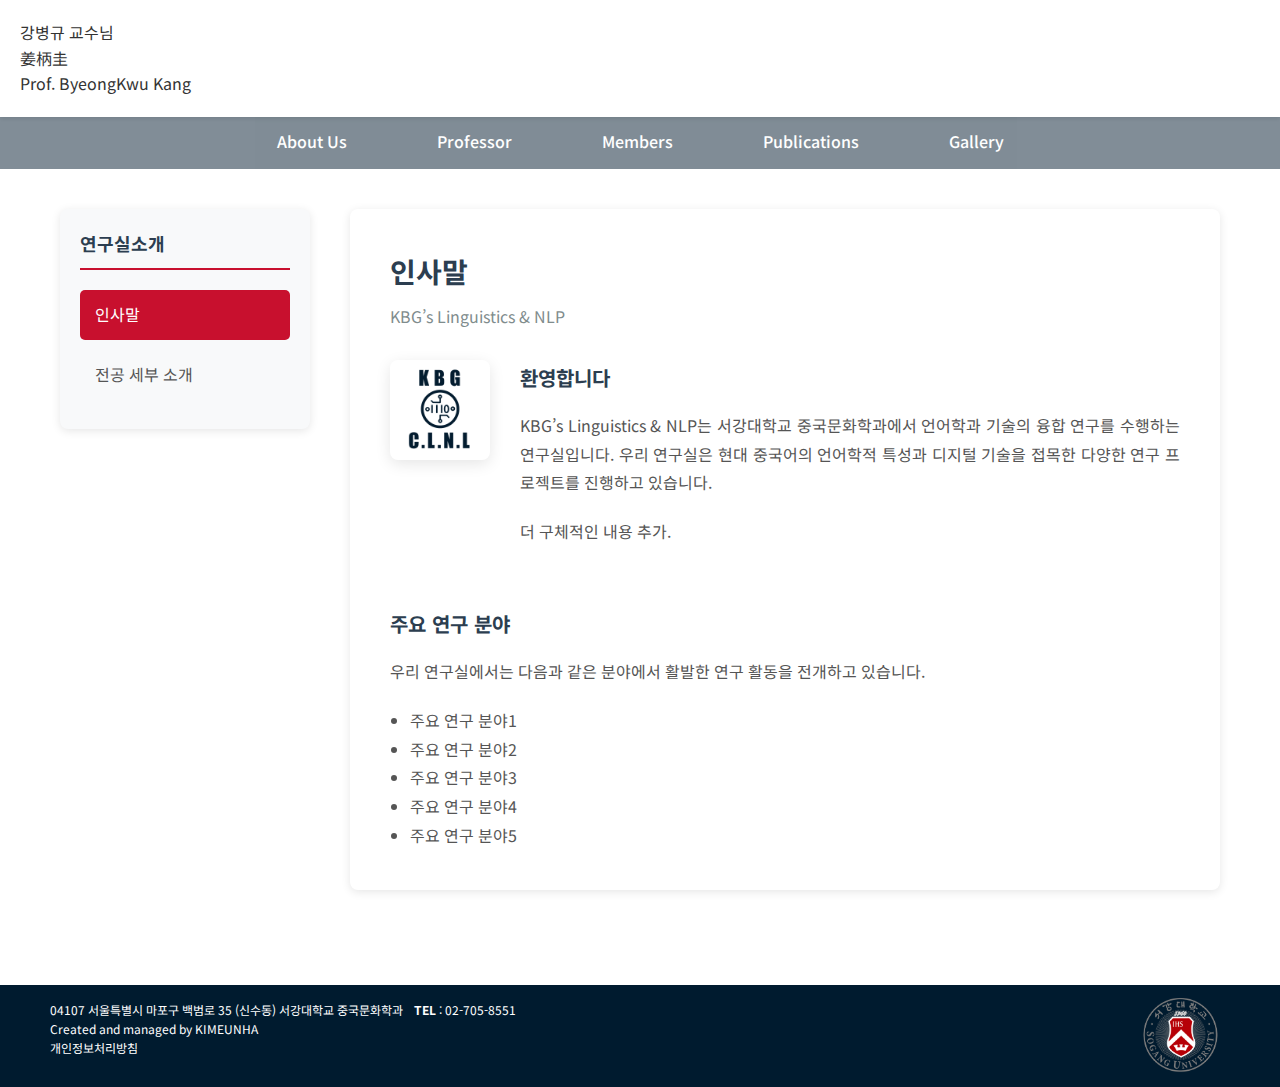
<file: html/lab.html>
<!DOCTYPE html>
<html lang="ko">
<head>
    <meta charset="UTF-8">
    <meta name="viewport" content="width=device-width, initial-scale=1.0">
    <title>연구실 소개 - KBG LAB</title>
    <link href="https://fonts.googleapis.com/css2?family=Noto+Sans+KR:wght@300;400;500;700&family=Roboto:wght@300;400;500;700&display=swap" rel="stylesheet"/>
    <link href="../style/style.css" rel="stylesheet" type="text/css"/>
    <script type="text/javascript" src="../js/basic.js"></script>    
    <style>
        /* 연구실 소개 페이지 전용 스타일 */
        .lab-content {
            display: flex;
            max-width: 1200px;
            margin: 0 auto;
            padding: 40px 20px;
            gap: 40px;
            align-items: stretch;
        }

        /* 왼쪽 사이드 네비게이션 */
        .side-nav {
            width: 250px;
            background: #f8f9fa;
            border-radius: 8px;
            padding: 20px;
            height: fit-content;
            align-self: flex-start;
            box-shadow: 0 2px 10px rgba(0,0,0,0.1);
        }

        .side-nav h3 {
            color: #2c3e50;
            font-size: 18px;
            margin-bottom: 20px;
            padding-bottom: 10px;
            border-bottom: 2px solid #C8102E;
            font-family: 'Noto Sans KR', sans-serif;
        }

        .side-nav ul {
            list-style: none;
            padding: 0;
            margin: 0;
        }

        .side-nav li {
            margin-bottom: 10px;
        }

        .side-nav a {
            display: block;
            padding: 12px 15px;
            color: #555;
            text-decoration: none;
            border-radius: 5px;
            transition: all 0.3s ease;
            font-family: 'Noto Sans KR', sans-serif;
        }

        .side-nav a:hover {
            background: #c8102f4f;
            color: white;
        }

        .side-nav a.active {
            background: #C8102E;
            color: white;
        }

        /* 메인 컨텐츠 영역 */
        .main-content {
            flex: 1;
            background: white;
            border-radius: 8px;
            padding: 40px;
            box-shadow: 0 2px 10px rgba(0,0,0,0.1);
            margin-top: 0px;
        }

        .content-header {
            margin-bottom: 30px;
        }

        .content-header h1 {
            color: #2c3e50;
            font-size: 28px;
            margin-bottom: 10px;
            font-family: 'Noto Sans KR', sans-serif;
            font-weight: 700;
        }

        .content-header .subtitle {
            color: #7f8c8d;
            font-size: 16px;
            font-family: 'Noto Sans KR', sans-serif;
        }

        /* 사진과 텍스트 레이아웃 */
        .content-body {
            display: flex;
            gap: 30px;
            align-items: flex-start;
        }

        .lab-image {
            max-width: 200px;
            max-height: 100px;
            width: auto;
            height: auto;
            object-fit: contain;
            border-radius: 8px;
            box-shadow: 0 4px 15px rgba(0,0,0,0.1);
        }

        .text-content {
            flex: 1;
            line-height: 1.8;
            color: #555;
            font-family: 'Noto Sans KR', sans-serif;
        }

        .text-content h3 {
            color: #2c3e50;
            margin-bottom: 15px;
            font-size: 20px;
        }

        .text-content p {
            margin-bottom: 20px;
            text-align: justify;
        }

        .highlight-box {
            background: #ecf0f1;
            padding: 20px;
            border-radius: 8px;
            margin: 20px 0;
            border-left: 4px solid #3498db;
        }

        /* 반응형 디자인 */
        @media (max-width: 768px) {
            .lab-content {
                flex-direction: column;
                padding: 20px 10px;
            }

            .side-nav {
                width: 100%;
                margin-bottom: 20px;
            }

            .content-body {
                flex-direction: column;
            }

            .lab-image {
                width: 100%;
                height: 250px;
            }

            .main-content {
                padding: 20px;
            }
        }
    </style>
</head>
<body>
    <!-- 메인 헤더 (기존과 동일) -->
    <header class="header">
        <div class="header-container">
            <div class="title-content">
                <a href="../index.html" style="text-decoration: none; color: inherit;">
                    <div class="professor-name-ko">강병규 교수님</div>
                    <div class="chinese-name">姜柄圭</div>
                    <div class="professor-name-en">Prof. ByeongKwu Kang</div>
                </a>
            </div>
        </div>
    </header>

    <!-- 메인 네비게이션 (기존과 동일) -->
    <nav class="main-nav">
        <div class="nav-container">
            <div class="nav-item"><a href="lab.html" class="active">About Us</a></div>
            <div class="nav-item"><a href="professor.html">Professor</a></div>
            <div class="nav-item"><a href="members.html">Members</a></div>
            <div class="nav-item"><a href="publish.html">Publications</a></div>
            <div class="nav-item"><a href="gallery.html">Gallery</a></div>
        </div>
    </nav>

    <!-- 연구실 소개 컨텐츠 -->
    <div class="lab-content">
        <!-- 왼쪽 사이드 네비게이션 -->
        <div class="side-nav">
            <h3>연구실소개</h3>
            <ul>
                <li><a href="#" onclick="showGreeting()" class="active" id="greeting-tab">인사말</a></li>
                <li><a href="#" onclick="showMajor()" id="major-tab">전공 세부 소개</a></li>
            </ul>
        </div>

        <!-- 메인 컨텐츠 영역 -->
        <div class="main-content">
            <!-- 인사말 내용 -->
            <div id="greeting-content">
                <div class="content-header">
                    <h1>인사말</h1>
                    <p class="subtitle">KBG’s Linguistics & NLP</p>
                </div>

                <div class="content-body">
                    <img src="../img/lab_logo.PNG" alt="연구실 로고" class="lab-image">
                    
                    <div class="text-content">
                        <h3>환영합니다</h3>
                        <p>
                            KBG’s Linguistics & NLP는 서강대학교 중국문화학과에서 
                            언어학과 기술의 융합 연구를 수행하는 연구실입니다. 
                            우리 연구실은 현대 중국어의 언어학적 특성과 디지털 기술을 
                            접목한 다양한 연구 프로젝트를 진행하고 있습니다.
                        </p>
                        
                        <p>
                            더 구체적인 내용 추가.
                        </p>
                    </div>
                </div>

                <div class="text-content" style="margin-top: 40px;">
                    <h3>주요 연구 분야</h3>
                    <p>
                        우리 연구실에서는 다음과 같은 분야에서 활발한 연구 활동을 전개하고 있습니다.
                    </p>
                    <ul style="margin-left: 20px; line-height: 1.8;">
                        <li>주요 연구 분야1</li>
                        <li>주요 연구 분야2</li>
                        <li>주요 연구 분야3</li>
                        <li>주요 연구 분야4</li>
                        <li>주요 연구 분야5</li>
                    </ul>
                </div>
            </div>

            <!-- 전공 세부 소개 내용 -->
            <div id="major-content" style="display: none;">
                <div class="content-header">
                    <h1>전공 세부 소개</h1>
                </div>

                <div class="text-content">
                    <h3>세부 전공 이름1</h3>
                    <p>
                        전공 한줄 소개.
                    </p>
                    <ul style="margin-left: 20px; line-height: 1.8;">
                        <li>구체적 전공or연구 방향 이름</li>
                        <li>ex.중국어 통사구조 분석</li>
                        <li>ex.중국어 방언학 연구</li>
                    </ul>
                </div>

                <div class="text-content" style="margin-top: 40px;">
                    <h3>세부 전공 이름2</h3>
                    <p>
                        전공 한줄 소개.
                    </p>
                    <ul style="margin-left: 20px; line-height: 1.8;">
                        <li>구체적 전공or연구 방향 이름</li>
                        <li>구체적 전공or연구 방향 이름</li>
                        <li>구체적 전공or연구 방향 이름</li>
                    </ul>
                </div>

                <div class="text-content" style="margin-top: 40px;">
                    <h3>세부 전공 이름2</h3>
                    <p>
                        전공 한줄 소개.
                    </p>
                    <ul style="margin-left: 20px; line-height: 1.8;">
                        <li>구체적 전공or연구 방향 이름</li>
                        <li>구체적 전공or연구 방향 이름</li>
                        <li>구체적 전공or연구 방향 이름</li>
                    </ul>
                </div>
            </div>
        </div>
    </div>

    <!-- 푸터 (기존과 동일) -->
    <div class="footer-container">
        <div class="footer">
            <div class="info foot_text">
                <div class="address">
                    <span>04107</span>
                    <span>서울특별시 마포구 백범로</span>
                    <span>35</span>
                    <span>(신수동) 서강대학교 중국문화학과</span>
                    <strong style="margin-left:8px;">TEL</strong>
                    <span>: 02-705-8551</span>
                </div>
                <div class="copyright">Created and managed by KIMEUNHA</div>
            </div>
            <div class="foot_btn foot_text">
                <a onclick="newWindowPop.open('http://www.sogang.ac.kr/notice/private_rule/privacy05.html','privacy',808,650);" class="button0">개인정보처리방침</a>
            </div>
            <div class="school-logo">
                <img src="../img/univ_log.png" alt="학교 로고" />
            </div>
        </div>
    </div>

    <script>
        function showGreeting() {
            document.getElementById('greeting-content').style.display = 'block';
            document.getElementById('major-content').style.display = 'none';
            document.getElementById('greeting-tab').classList.add('active');
            document.getElementById('major-tab').classList.remove('active');
        }

        function showMajor() {
            document.getElementById('greeting-content').style.display = 'none';
            document.getElementById('major-content').style.display = 'block';
            document.getElementById('greeting-tab').classList.remove('active');
            document.getElementById('major-tab').classList.add('active');
        }
    </script>
</body>
</html>
</file>
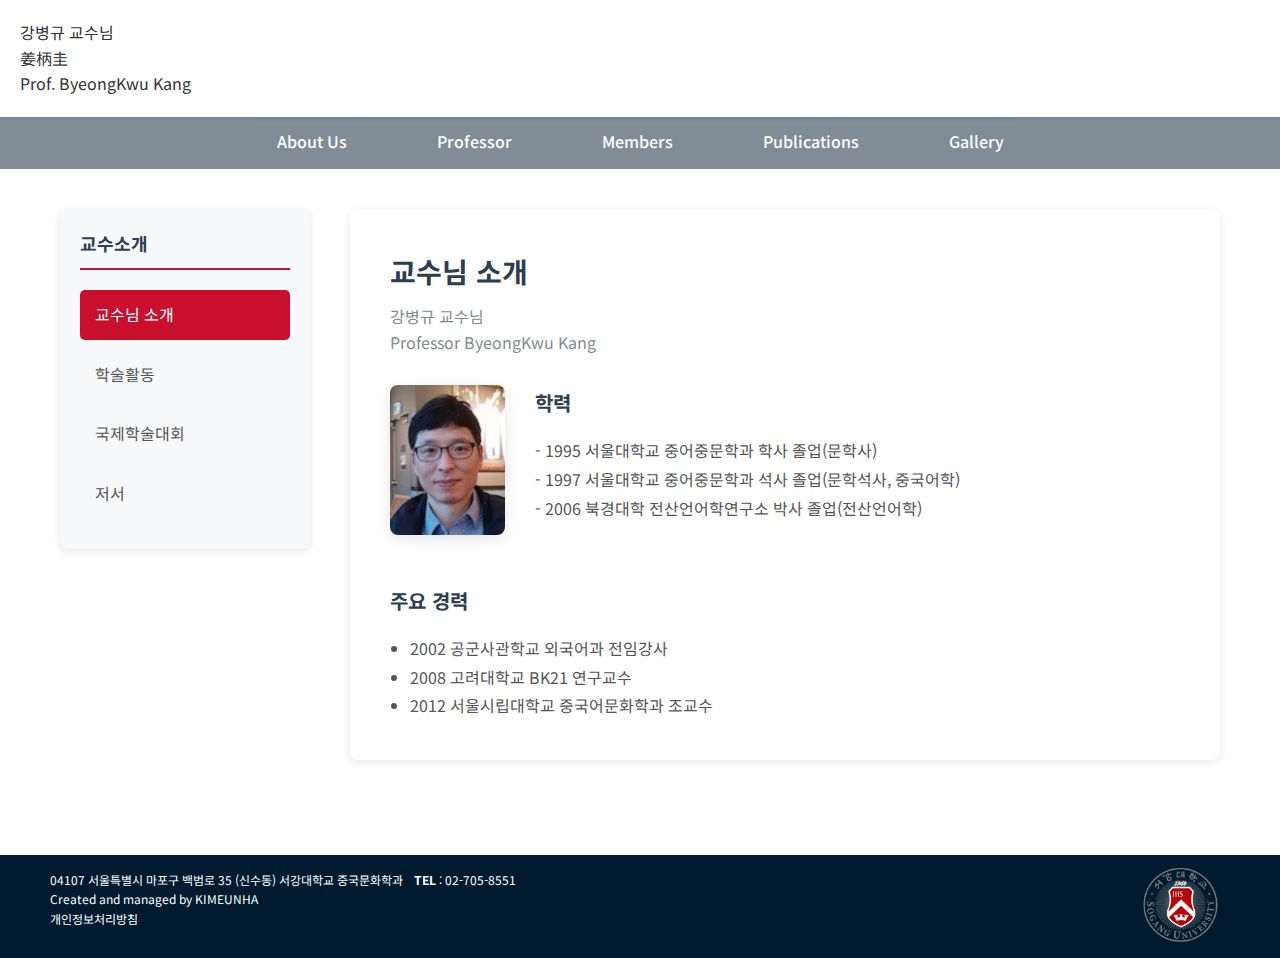
<file: html/professor.html>
<!DOCTYPE html>
<html lang="ko">
<head>
    <meta charset="UTF-8">
    <meta name="viewport" content="width=device-width, initial-scale=1.0">
    <title>교수 소개 - KBG LAB</title>
    <link href="https://fonts.googleapis.com/css2?family=Noto+Sans+KR:wght@300;400;500;700&family=Roboto:wght@300;400;500;700&display=swap" rel="stylesheet"/>
    <link href="../style/style.css" rel="stylesheet" type="text/css"/>
    <script type="text/javascript" src="../js/basic.js"></script>    
    <style>
        /* 교수 소개 페이지 전용 스타일 */
        .lab-content {
            display: flex;
            max-width: 1200px;
            margin: 0 auto;
            padding: 40px 20px;
            gap: 40px;
            align-items: stretch;
        }

        /* 왼쪽 사이드 네비게이션 */
        .side-nav {
            width: 250px;
            background: #f8f9fa;
            border-radius: 8px;
            padding: 20px;
            height: fit-content;
            align-self: flex-start;
            box-shadow: 0 2px 10px rgba(0,0,0,0.1);
        }

        .side-nav h3 {
            color: #2c3e50;
            font-size: 18px;
            margin-bottom: 20px;
            padding-bottom: 10px;
            border-bottom: 2px solid #C8102E;
            font-family: 'Noto Sans KR', sans-serif;
        }

        .side-nav ul {
            list-style: none;
            padding: 0;
            margin: 0;
        }

        .side-nav li {
            margin-bottom: 10px;
        }

        .side-nav a {
            display: block;
            padding: 12px 15px;
            color: #555;
            text-decoration: none;
            border-radius: 5px;
            transition: all 0.3s ease;
            font-family: 'Noto Sans KR', sans-serif;
        }

        .side-nav a:hover {
            background: #c8102f4f;
            color: white;
        }

        .side-nav a.active {
            background: #C8102E;
            color: white;
        }

        /* 메인 컨텐츠 영역 */
        .main-content {
            flex: 1;
            background: white;
            border-radius: 8px;
            padding: 40px;
            box-shadow: 0 2px 10px rgba(0,0,0,0.1);
            margin-top: 0px;
        }

        .content-header {
            margin-bottom: 30px;
        }

        .content-header h1 {
            color: #2c3e50;
            font-size: 28px;
            margin-bottom: 10px;
            font-family: 'Noto Sans KR', sans-serif;
            font-weight: 700;
        }

        .content-header .subtitle {
            color: #7f8c8d;
            font-size: 16px;
            font-family: 'Noto Sans KR', sans-serif;
        }

        /* 사진과 텍스트 레이아웃 */
        .content-body {
            display: flex;
            gap: 30px;
            align-items: flex-start;
        }

        .lab-image {
            max-width: 250px;
            max-height: 150px;
            width: auto;
            height: auto;
            object-fit: contain;
            border-radius: 8px;
            box-shadow: 0 4px 15px rgba(0,0,0,0.1);
        }

        .text-content {
            flex: 1;
            line-height: 1.8;
            color: #555;
            font-family: 'Noto Sans KR', sans-serif;
        }

        .text-content h3 {
            color: #2c3e50;
            margin-bottom: 15px;
            font-size: 20px;
        }

        .text-content p {
            margin-bottom: 20px;
            text-align: justify;
        }

        .highlight-box {
            background: #ecf0f1;
            padding: 20px;
            border-radius: 8px;
            margin: 20px 0;
            border-left: 4px solid #3498db;
        }

        /* 반응형 디자인 */
        @media (max-width: 768px) {
            .lab-content {
                flex-direction: column;
                padding: 20px 10px;
            }

            .side-nav {
                width: 100%;
                margin-bottom: 20px;
            }

            .content-body {
                flex-direction: column;
            }

            .lab-image {
                width: 100%;
                height: 250px;
            }

            .main-content {
                padding: 20px;
            }
        }
    </style>
</head>
<body>

    <!-- 메인 헤더 (기존과 동일) -->
    <header class="header">
        <div class="header-container">
            <div class="title-content">
                <a href="../index.html" style="text-decoration: none; color: inherit;">
                    <div class="professor-name-ko">강병규 교수님</div>
                    <div class="chinese-name">姜柄圭</div>
                    <div class="professor-name-en">Prof. ByeongKwu Kang</div>
                </a>
            </div>
        </div>
    </header>

    <!-- 메인 네비게이션 (기존과 동일) -->
    <nav class="main-nav">
        <div class="nav-container">
            <div class="nav-item"><a href="lab.html">About Us</a></div>
            <div class="nav-item"><a href="professor.html" class="active">Professor</a></div>
            <div class="nav-item"><a href="members.html">Members</a></div>
            <div class="nav-item"><a href="publish.html">Publications</a></div>
            <div class="nav-item"><a href="gallery.html">Gallery</a></div>
        </div>
    </nav>

    <!-- 교수 소개 컨텐츠 -->
    <div class="lab-content">
        <!-- 왼쪽 사이드 네비게이션 -->
        <div class="side-nav">
            <h3>교수소개</h3>
            <ul>
                <li><a href="#" onclick="showCareer()" class="active" id="career-tab">교수님 소개</a></li>
                <li><a href="#" onclick="showAcademic()" id="academic-tab">학술활동</a></li>
                <li><a href="#" onclick="showConference()" id="conference-tab">국제학술대회</a></li>
                <li><a href="#" onclick="showBooks()" id="books-tab">저서</a></li>
            </ul>
        </div>

        <!-- 메인 컨텐츠 영역 -->
        <div class="main-content">
            <!-- 경력 내용 -->
            <div id="career-content">
                <div class="content-header">
                    <h1>교수님 소개</h1>
                    <p class="subtitle">강병규 교수님</br>Professor ByeongKwu Kang</p>
                </div>

                <div class="content-body">
                    <img src="../img/Prof_1.PNG" alt="교수 사진" class="lab-image">
                    
                    <div class="text-content">
                        <h3>학력</h3>
                        <p>
                            - 1995 서울대학교 중어중문학과 학사 졸업(문학사)<br>
                            - 1997 서울대학교 중어중문학과 석사 졸업(문학석사, 중국어학)<br>
                            - 2006 북경대학 전산언어학연구소 박사 졸업(전산언어학)
                        </p>
                    </div>
                </div>

                <div class="text-content" style="margin-top: 40px;">
                    <h3>주요 경력</h3>
                    <ul style="margin-left: 20px; line-height: 1.8;">
                        <li>2002 공군사관학교 외국어과 전임강사</li>
                        <li>2008 고려대학교 BK21 연구교수</li>
                        <li>2012 서울시립대학교 중국어문화학과 조교수</li>
                    </ul>
                </div>
            </div>

            <!-- 학술활동 내용 -->
            <div id="academic-content" style="display: none;">
                <div class="content-header">
                    <h1>학술활동</h1>
                </div>

                <div class="text-content">
                    <h3>학회 활동</h3>
                    <ul style="margin-left: 20px; line-height: 1.8;">
                        <li>한국중국언어학회 총무이사(2007년 - 2009년)</li>
                        <li>한국중국학회 총무이사(2013년 - 2015년)</li>
                        <li>한국중국어문학회 총무이사(2020년 - 2021년)</li>
                        <li>중국어 교육학회 부회장(2020년 - 2022년)</li>
                        <li>서강대학교 언어정보 연구소 소장(2025년 ~)</li>
                    </ul>
                </div>

                <div class="text-content" style="margin-top: 40px;">
                    <h3>주요 논문</h3>
                    <ul style="margin-left: 20px; line-height: 1.8;">
                        <li>강병규·박정구·유수경·박민준(2024), 『문두 다중논항 구문의 수용성 제고에 관한 정보구조적 고찰』, 《중국언어연구》, 제 114호, 한국중국언어학회</li>
                        <li>강병규(2024), 『딥러닝을 활용한 중국어 방향보어의 의미 추론 연구』, 《중국언어연구》, 제 112호, 한국중국언어학회</li>
                        <li>강병규·이지은(2018), 『신경망 기계번역의 작동 원리와 번역의 정확률- 중한 번역을 실례로』, 《중어중문학》, 제 73집, 한국중어중문학회</li>
                        <li>강병규(2013), 『중국어 코퍼스 분석을 위한 검색 프로그램 비교 고찰 -WordSmith Tools 6.0과 AntConc 3.2.4를 중심으로』, 《중국언어연구》, 제44집, 한국중국언어학회</li>
                        <li>강병규(2007), 『중국어 언어자료-말뭉치 구축 현황과 활용 방법고찰』, 《중국어문논총》, 제 35집, 중국어문연구회</li>
                        <li>강병규(2011), 『현대중국어 미완료상 표지 '在'와 '着'의 동사 결합 관계 양상 고찰』, 《중어중문학》제48집, 한국중어중문학회</li>
                    </ul>
                </div>

                <div class="text-content" style="margin-top: 40px;">
                    <h3>연구 성과 지표</h3>
                    <table style="width: 100%; border-collapse: collapse; margin-top: 20px; font-family: 'Noto Sans KR', sans-serif;">
                        <thead>
                            <tr style="background-color: #9e9e9e; color: white;">
                                <th colspan="2" style="border: 1px solid #666; padding: 12px; text-align: center; font-weight: 600;">논문 수</th>
                                <th colspan="2" style="border: 1px solid #666; padding: 12px; text-align: center; font-weight: 600;">총 피인용 횟수</th>
                                <th colspan="2" style="border: 1px solid #666; padding: 12px; text-align: center; font-weight: 600;">자기인용 횟수</th>
                                <th style="border: 1px solid #666; padding: 12px; text-align: center; font-weight: 600;">평균 피인용<br>횟수</th>
                                <th style="border: 1px solid #666; padding: 12px; text-align: center; font-weight: 600;">H지수</th>
                            </tr>
                            <tr style="background-color: #9e9e9e; color: white;">
                                <th style="border: 1px solid #666; padding: 8px; text-align: center; font-size: 14px;">전체 연도</th>
                                <th style="border: 1px solid #666; padding: 8px; text-align: center; font-size: 14px;">2004-2023</th>
                                <th style="border: 1px solid #666; padding: 8px; text-align: center; font-size: 14px;">전체 연도</th>
                                <th style="border: 1px solid #666; padding: 8px; text-align: center; font-size: 14px;">2004-2023</th>
                                <th style="border: 1px solid #666; padding: 8px; text-align: center; font-size: 14px;">전체 연도</th>
                                <th style="border: 1px solid #666; padding: 8px; text-align: center; font-size: 14px;">2004-2023</th>
                                <th style="border: 1px solid #666; padding: 8px; text-align: center; font-size: 14px;">(2004-2023)</th>
                                <th style="border: 1px solid #666; padding: 8px; text-align: center; font-size: 14px;">(2004-2023)</th>
                            </tr>
                        </thead>
                        <tbody>
                            <tr>
                                <td style="border: 1px solid #ccc; padding: 10px; text-align: center; background-color: white;">43</td>
                                <td style="border: 1px solid #ccc; padding: 10px; text-align: center; background-color: white;">37</td>
                                <td style="border: 1px solid #ccc; padding: 10px; text-align: center; background-color: white;">362</td>
                                <td style="border: 1px solid #ccc; padding: 10px; text-align: center; background-color: white;">350</td>
                                <td style="border: 1px solid #ccc; padding: 10px; text-align: center; background-color: white;">31</td>
                                <td style="border: 1px solid #ccc; padding: 10px; text-align: center; background-color: white;">28</td>
                                <td style="border: 1px solid #ccc; padding: 10px; text-align: center; background-color: white;">9.4</td>
                                <td style="border: 1px solid #ccc; padding: 10px; text-align: center; background-color: white;">10</td>
                            </tr>
                        </tbody>
                    </table>
                </div>
            </div>


            <!-- 국제학술대회 내용 -->
            <div id="conference-content" style="display: none;">
                <div class="content-header">
                    <h1>국제학술대회</h1>
                </div>

                <div class="text-content">
                    <h3>2023년</h3>
                    <ul style="margin-left: 20px; line-height: 1.8;">
                        <li>강병규(2023), 『The Acquisition of Chinese ba-construction』, 《CHINESE AND ORIENTAL LANGUAGES INFORMATION PROCESSING SOCIETY》, 싱가포르</li>
                    </ul>
                </div>

                <div class="text-content" style="margin-top: 40px;">
                    <h3>2022년</h3>
                    <ul style="margin-left: 20px; line-height: 1.8;">
                        <li>강병규(2022), 『딥러닝 기반의 중국어 방향보어 의미 추론 모델 연구』, 《한국중어중문학회》, 한국</li>
                        <li>강병규(2022), 『외국어 학습자의 구문 습득에 관한 실험통사론적 연구』, 《한국어학회》, 한국</li>
                        <li>강병규(2022), 『语言学视角下的汉语趋向补语语义自动分类模型』, 《THE CHINESE UNIVERSITY OF HONG KONG》, 중국</li>
                        <li>강병규(2022), 『Building a Semantically Annotated corpus of Chinese Directional Complements』, 《MINJIANG UNIVERSITY》, 중국</li>
                    </ul>
                </div>

                <div class="text-content" style="margin-top: 40px;">
                    <h3>2021년</h3>
                    <ul style="margin-left: 20px; line-height: 1.8;">
                        <li>강병규(2021), 『중국어 어휘 의미망 구축과 활용』, 《단국대》, 한국</li>
                        <li>강병규(2021), 『딥러닝 기반의 중국어 분석의 현황과 전망』, 《한국언어학회》, 한국</li>
                        <li>강병규(2021), 『스마트교수법 및 교육요목, 중국어 연구』, 《한국중국어교육학회》, 한국</li>
                        <li>강병규(2021), 『Automatic Prediction and Linguistic Interpretation of Chinese Directional Complements Based on BERT Model』, 《NANJING NORMAL UNIVERSITY》, 중국</li>
                    </ul>
                </div>

                <div class="text-content" style="margin-top: 40px;">
                    <h3>2020년</h3>
                    <ul style="margin-left: 20px; line-height: 1.8;">
                        <li>강병규(2020), 『딥러닝 언어 모델과 중국어 문법』, 《한국중국어문학회》, 한국</li>
                    </ul>
                </div>
                
                <div class="text-content" style="margin-top: 40px;">
                    <h3>2019년</h3>
                    <ul style="margin-left: 20px; line-height: 1.8;">
                        <li>박정구·유수경·강병규(2019), 『汉语方言完整体和完成体的分布类型及语言类型学上的含义』, PROCEEDINGS OF THE 4TH INTERNATIONAL SYMPOSIUM ON LANGUAGE TYPOLOGY,  INSTITUTE OF LINGUISTICS, CHINESE ACADEMY OF SOCIAL SCIENCES EDITORIAL OFFICE OF STUDIES OF CHINA</li>
                    </ul>
                </div>

                <div class="text-content" style="margin-top: 40px;">
                    <h3>2018년</h3>
                    <ul style="margin-left: 20px; line-height: 1.8;">
                        <li>강병규·박정구·유수경(2018), 『表“进行”和“持续”的体标记在汉语方言中的分布类型及其发展机制』,PROCEEDINGS OF IACL-26, THE UNIVERSITY OF WISCONSIN-MADISON</li>
                    </ul>
                </div>

                <div class="text-content" style="margin-top: 40px;">
                    <h3>2016년</h3>
                    <ul style="margin-left: 20px; line-height: 1.8;">
                        <li>강병규(2016), 『韓-漢敘事語篇中的過去事件描述方式對比-以所謂曆史現在時用法爲例-』, THE IACL 24 PROCEEDINGS IN BEIJING</li>
                    </ul>
                </div>

                <div class="text-content" style="margin-top: 40px;">
                    <h3>2014년</h3>
                    <ul style="margin-left: 20px; line-height: 1.8;">
                        <li>강병규·이지은(2014), 『중국어방언분류의 새로운 탐색(漢語方言分區的新探索)』, IACL22-NACCL26 PROCEEDINGS, MARYLAND UNIVERSITY</li>
                    </ul>
                </div>

                <div class="text-content" style="margin-top: 40px;">
                    <h3>2013년</h3>
                    <ul style="margin-left: 20px; line-height: 1.8;">
                        <li>강병규·이지은(2013), 『漢語方言的語序類型(중국어 방언의 어순 유형에 대한 통계적 분석 방법)』, THE PROCEEDINGS ON THE 1ST INTERNATIONAL SYMPOSIUM ON LINGUISTIC TYPOLOGY, 중국사회과학원언어연구소外</li>
                    </ul>
                </div>

                <div class="text-content" style="margin-top: 40px;">
                    <h3>2012년</h3>
                    <ul style="margin-left: 20px; line-height: 1.8;">
                        <li>羅鳳珠·王雷·砂岡和子·강병규·俞士汶·常寶寶(2012), 『分階多語成語典故知識庫教學設計』, PROCEEDINGS OF 2012 INTERNATIONAL CONFERENCE OF ASSOCIATION OF TEACHING CHINESE AS A SECOND LANGUAGE, ASSOCIATION OF TEACHING CHINESE AS A SECOND LANGUAGE</li>
                    </ul>
                </div>

                <div class="text-content" style="margin-top: 40px;">
                    <h3>2007년</h3>
                    <ul style="margin-left: 20px; line-height: 1.8;">
                        <li>姜柄圭, 张秦龙, 谌贻荣, 常宝宝(2007). 『Chinese Multi-word Chunks Extraction for Computer Aided Translation(面向机器辅助翻译的汉语语块自动抽取研究)』, 《中文信息学报》Vol.21 No.1, 中文信息学会.</li>
                    </ul>
                </div>

                <div class="text-content" style="margin-top: 40px;">
                    <h3>2005년</h3>
                    <ul style="margin-left: 20px; line-height: 1.8;">
                        <li>Byeong-Kwu Kang, Bao-Bao Chang, Yi-Rong Chen, and Shi-Wen Yu(2005), 『Extracting Terminologically Relevant Collocations in the Translation of Chinese Monograph』, LNCS, Vol. 3651. Natural Language Processing-IJCNLP 2005, Springer-Verlag.</li>
                    </ul>
                </div>
            </div>

            <!-- 저서 내용 -->
            <div id="books-content" style="display: none;">
                <div class="content-header">
                    <h1>저서</h1>
                </div>

                <div class="text-content">
                    <ul style="margin-left: 20px; line-height: 1.8;">
                        <li>『코퍼스를 활용한 중국어연구』 (2020, 한국문화사)</li>
                        <li>『중국어 어순의 지리적 변이와 유형학적인 의미』 (2018, 역락)</li>
                        <li>『구문화와 구문변화』 (2018, 학고방)</li>
                        <li>『(R을 이용한) 코퍼스 언어학 연구 : 한국어, 영어, 중국어 시제와 상 연구를 중심으로』 (2017, 역락)</li>
                        <li>『언어 현상과 언어학적 분석』 (2015, 역락)</li>
                    </ul>
                </div>
            </div>
        </div>
    </div>

    <!-- 푸터 (기존과 동일) -->
    <div class="footer-container">
        <div class="footer">
            <div class="info foot_text">
                <div class="address">
                    <span>04107</span>
                    <span>서울특별시 마포구 백범로</span>
                    <span>35</span>
                    <span>(신수동) 서강대학교 중국문화학과</span>
                    <strong style="margin-left:8px;">TEL</strong>
                    <span>: 02-705-8551</span>
                </div>
                <div class="copyright">Created and managed by KIMEUNHA</div>
            </div>
            <div class="foot_btn foot_text">
                <a onclick="newWindowPop.open('http://www.sogang.ac.kr/notice/private_rule/privacy05.html','privacy',808,650);" class="button0">개인정보처리방침</a>
            </div>
            <div class="school-logo">
                <img src="../img/univ_log.png" alt="학교 로고" />
            </div>
        </div>
    </div>

    <script>
        function showCareer() {
            document.getElementById('career-content').style.display = 'block';
            document.getElementById('academic-content').style.display = 'none';
            document.getElementById('conference-content').style.display = 'none';
            document.getElementById('books-content').style.display = 'none';
            
            document.getElementById('career-tab').classList.add('active');
            document.getElementById('academic-tab').classList.remove('active');
            document.getElementById('conference-tab').classList.remove('active');
            document.getElementById('books-tab').classList.remove('active');
        }

        function showAcademic() {
            document.getElementById('career-content').style.display = 'none';
            document.getElementById('academic-content').style.display = 'block';
            document.getElementById('conference-content').style.display = 'none';
            document.getElementById('books-content').style.display = 'none';
            
            document.getElementById('career-tab').classList.remove('active');
            document.getElementById('academic-tab').classList.add('active');
            document.getElementById('conference-tab').classList.remove('active');
            document.getElementById('books-tab').classList.remove('active');
        }

        function showConference() {
            document.getElementById('career-content').style.display = 'none';
            document.getElementById('academic-content').style.display = 'none';
            document.getElementById('conference-content').style.display = 'block';
            document.getElementById('books-content').style.display = 'none';
            
            document.getElementById('career-tab').classList.remove('active');
            document.getElementById('academic-tab').classList.remove('active');
            document.getElementById('conference-tab').classList.add('active');
            document.getElementById('books-tab').classList.remove('active');
        }

        function showBooks() {
            document.getElementById('career-content').style.display = 'none';
            document.getElementById('academic-content').style.display = 'none';
            document.getElementById('conference-content').style.display = 'none';
            document.getElementById('books-content').style.display = 'block';
            
            document.getElementById('career-tab').classList.remove('active');
            document.getElementById('academic-tab').classList.remove('active');
            document.getElementById('conference-tab').classList.remove('active');
            document.getElementById('books-tab').classList.add('active');
        }
    </script>
</body>
</html>
</file>
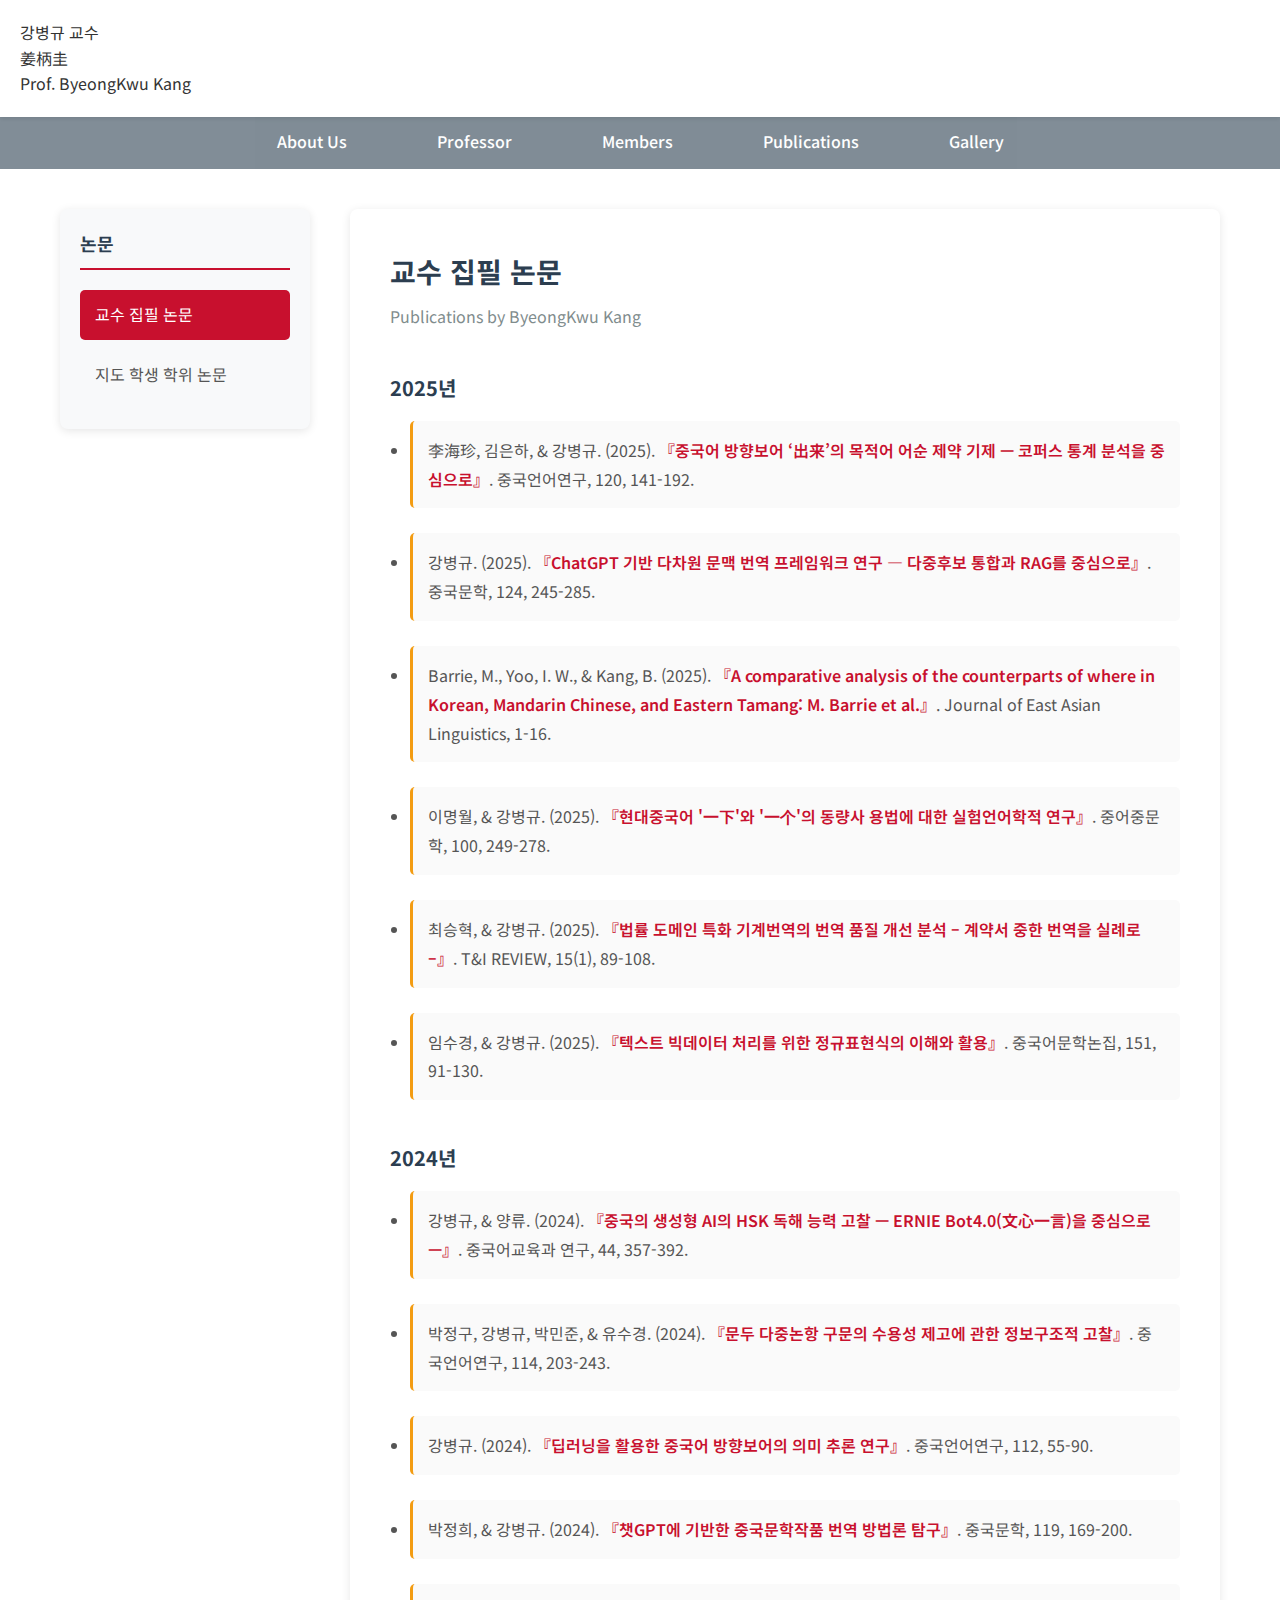
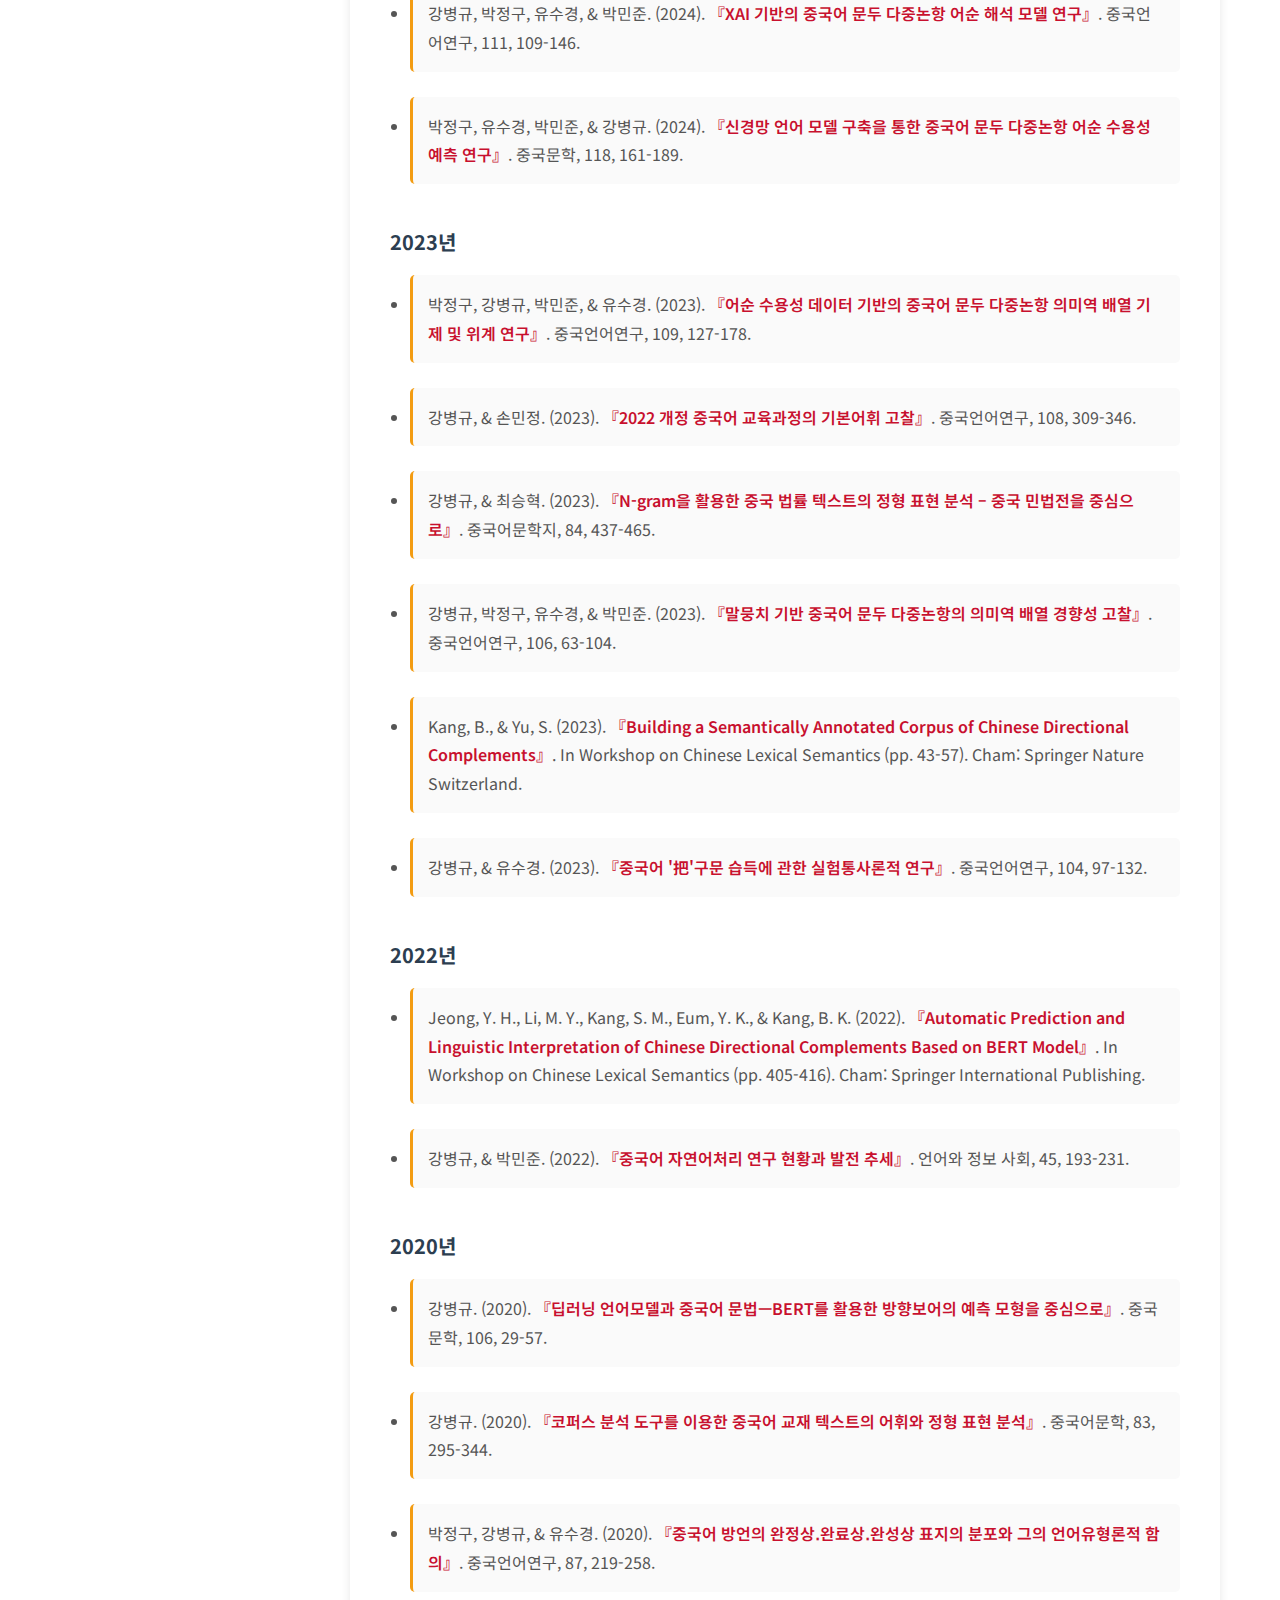
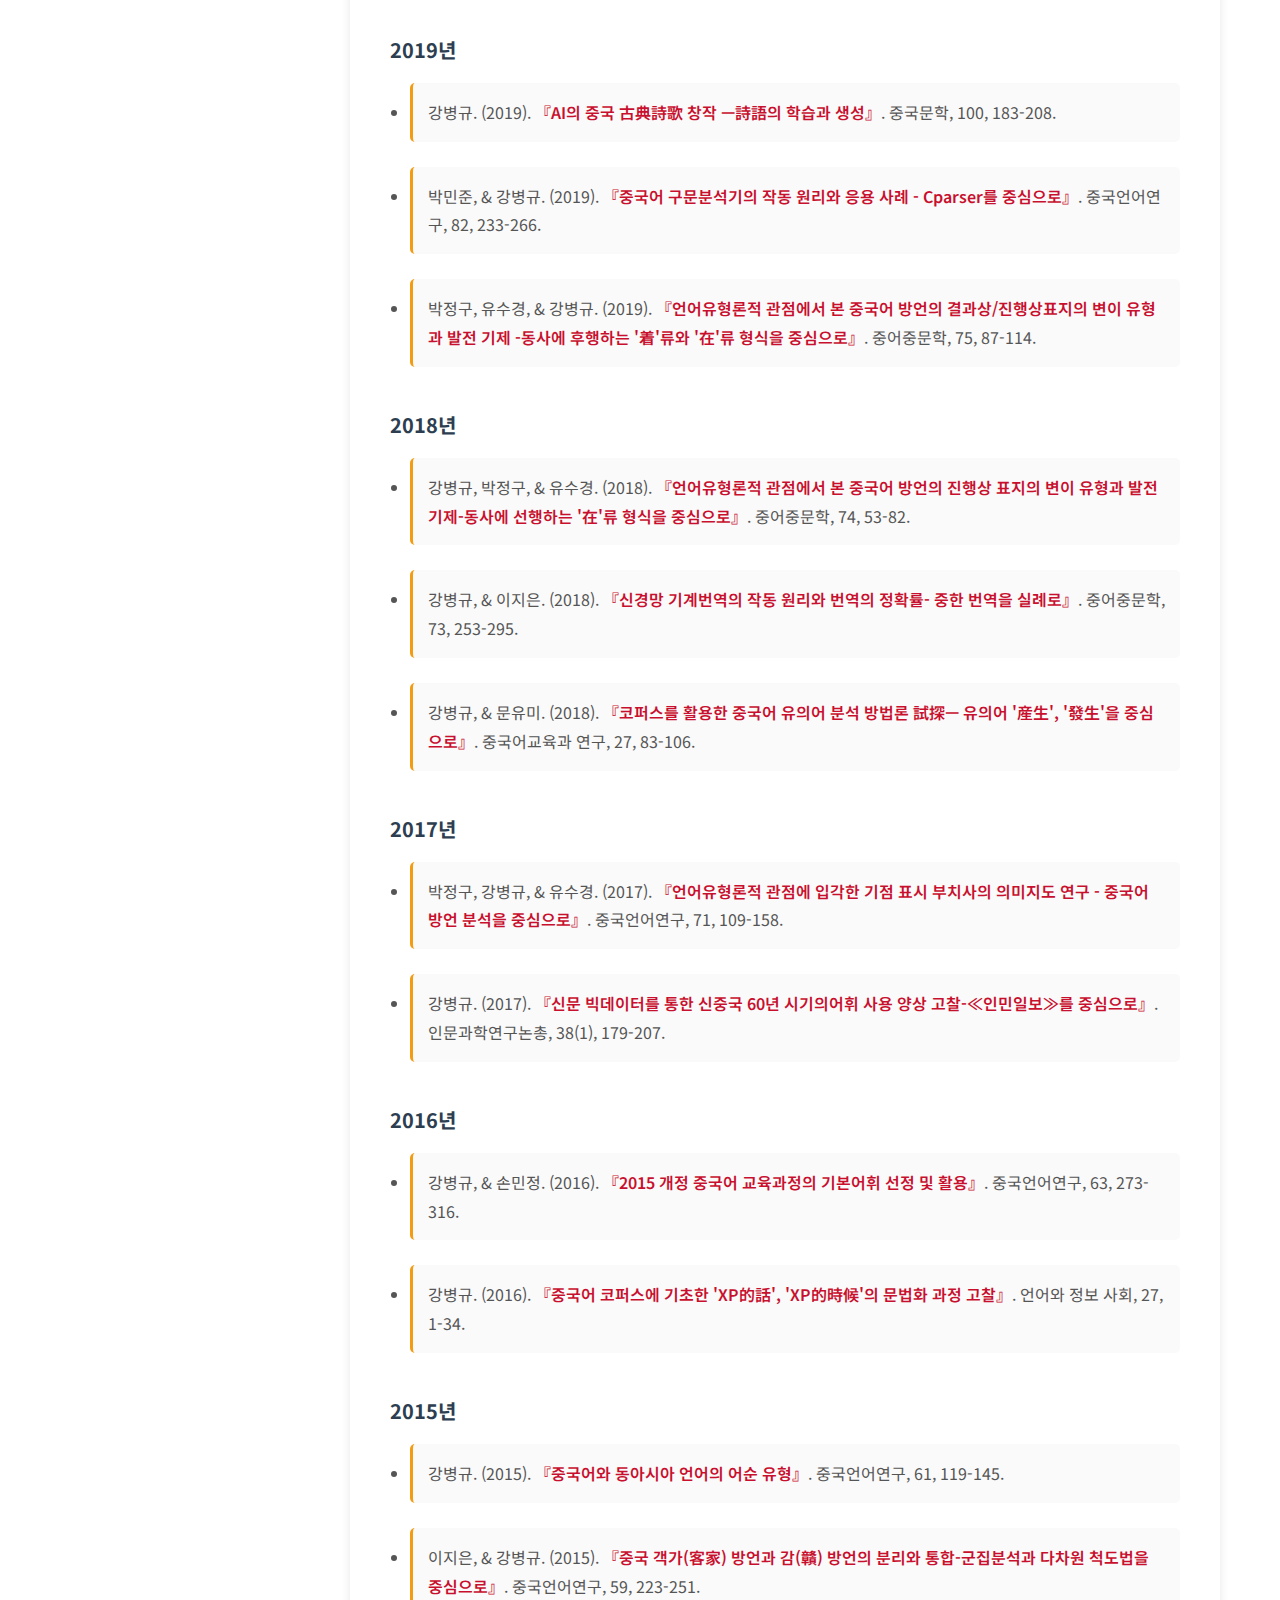
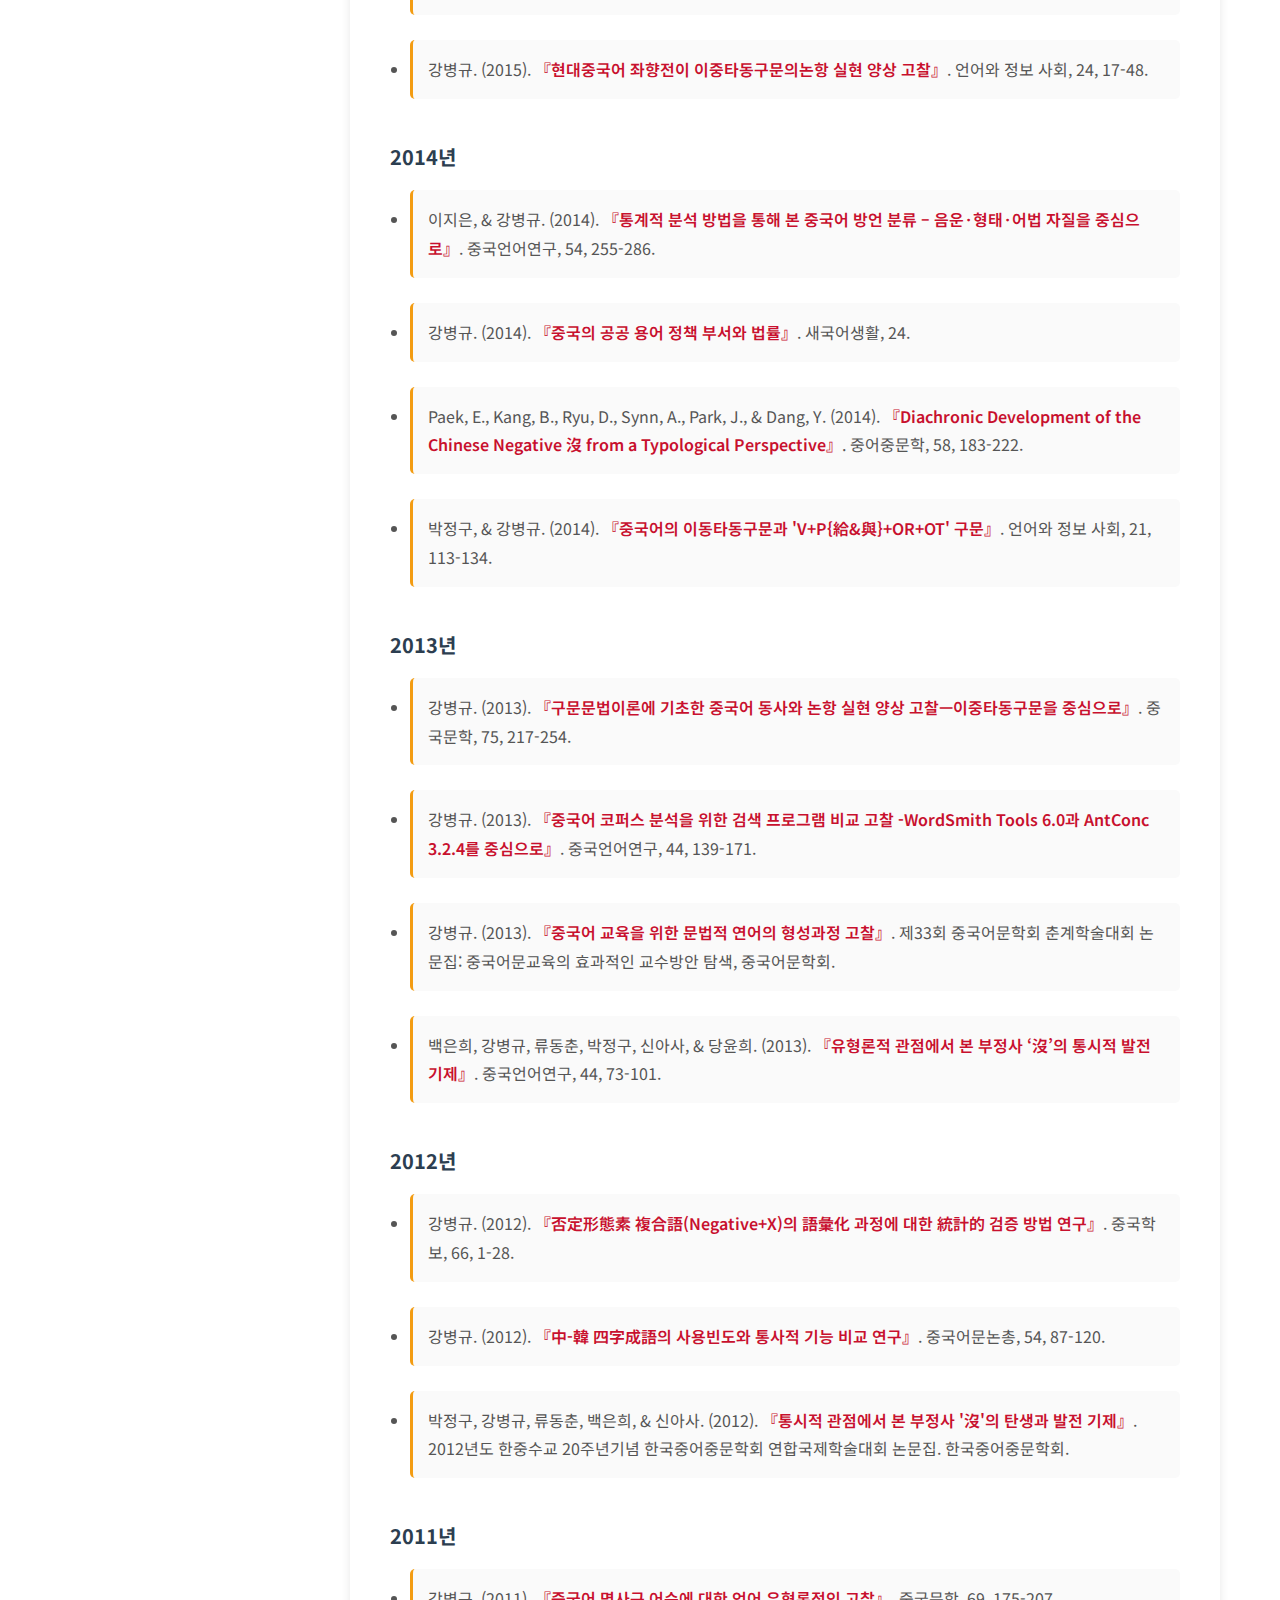
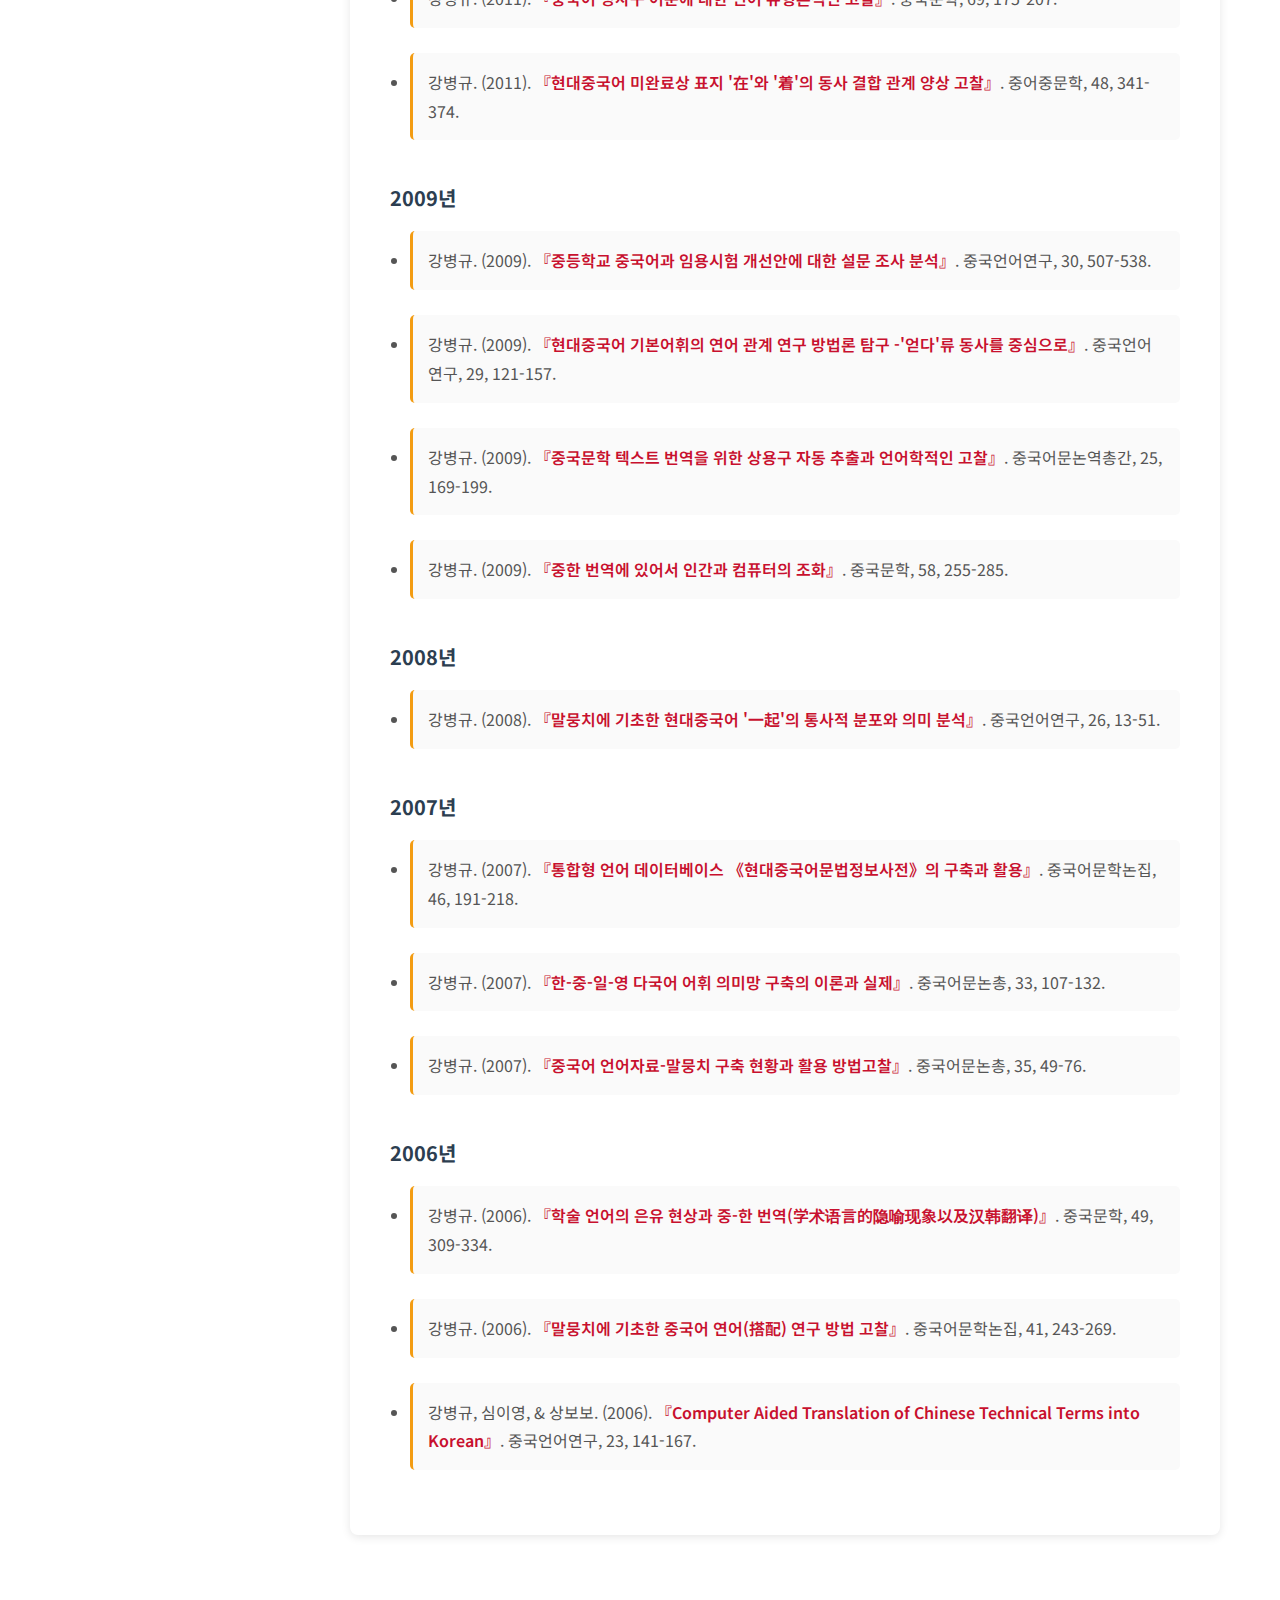
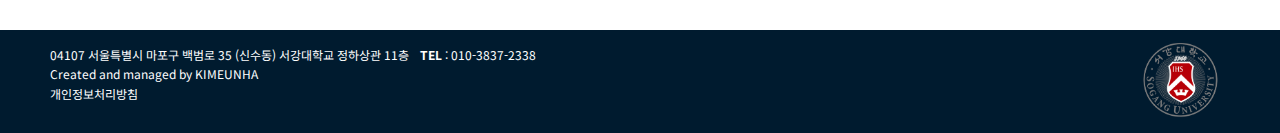
<file: html/publish.html>
<!DOCTYPE html>
<html lang="ko">
<head>
    <meta charset="UTF-8">
    <meta name="viewport" content="width=device-width, initial-scale=1.0">
    <title>논문 - KBG LAB</title>
    <link href="https://fonts.googleapis.com/css2?family=Noto+Sans+KR:wght@300;400;500;700&family=Roboto:wght@300;400;500;700&display=swap" rel="stylesheet"/>
    <link href="../style/style.css" rel="stylesheet" type="text/css"/>
    <script type="text/javascript" src="../js/basic.js"></script>    
    <style>
        /* 논문 페이지 전용 스타일 */
        .lab-content {
            display: flex;
            max-width: 1200px;
            margin: 0 auto;
            padding: 40px 20px;
            gap: 40px;
            align-items: stretch;
        }

        /* 왼쪽 사이드 네비게이션 */
        .side-nav {
            width: 250px;
            background: #f8f9fa;
            border-radius: 8px;
            padding: 20px;
            height: fit-content;
            align-self: flex-start;
            box-shadow: 0 2px 10px rgba(0,0,0,0.1);
        }

        .side-nav h3 {
            color: #2c3e50;
            font-size: 18px;
            margin-bottom: 20px;
            padding-bottom: 10px;
            border-bottom: 2px solid #C8102E;
            font-family: 'Noto Sans KR', sans-serif;
        }

        .side-nav ul {
            list-style: none;
            padding: 0;
            margin: 0;
        }

        .side-nav li {
            margin-bottom: 10px;
        }

        .side-nav a {
            display: block;
            padding: 12px 15px;
            color: #555;
            text-decoration: none;
            border-radius: 5px;
            transition: all 0.3s ease;
            font-family: 'Noto Sans KR', sans-serif;
        }

        .side-nav a:hover {
            background: #c8102f4f;
            color: white;
        }

        .side-nav a.active {
            background: #C8102E;
            color: white;
        }

        /* 메인 컨텐츠 영역 */
        .main-content {
            flex: 1;
            background: white;
            border-radius: 8px;
            padding: 40px;
            box-shadow: 0 2px 10px rgba(0,0,0,0.1);
            margin-top: 0px;
        }

        .content-header {
            margin-bottom: 30px;
        }

        .content-header h1 {
            color: #2c3e50;
            font-size: 28px;
            margin-bottom: 10px;
            font-family: 'Noto Sans KR', sans-serif;
            font-weight: 700;
        }

        .content-header .subtitle {
            color: #7f8c8d;
            font-size: 16px;
            font-family: 'Noto Sans KR', sans-serif;
        }

        /* 사진과 텍스트 레이아웃 */
        .content-body {
            display: flex;
            gap: 30px;
            align-items: flex-start;
        }

        .lab-image {
            max-width: 200px;
            max-height: 100px;
            width: auto;
            height: auto;
            object-fit: contain;
            border-radius: 8px;
            box-shadow: 0 4px 15px rgba(0,0,0,0.1);
        }

        .text-content {
            flex: 1;
            line-height: 1.8;
            color: #555;
            font-family: 'Noto Sans KR', sans-serif;
        }

        .text-content h3 {
            color: #2c3e50;
            margin-bottom: 15px;
            font-size: 20px;
        }

        .text-content p {
            margin-bottom: 20px;
            text-align: justify;
        }

        .highlight-box {
            background: #ecf0f1;
            padding: 20px;
            border-radius: 8px;
            margin: 20px 0;
            border-left: 4px solid #3498db;
        }

        /* 논문 제목 링크 스타일 */
        .paper-title-link {
            color: #C8102E;
            text-decoration: none;
            font-weight: 600;
            transition: all 0.3s ease;
        }

        .paper-title-link:hover {
            color: #8B0000;
            background-color: #fff5f5;
            padding: 2px 4px;
            border-radius: 3px;
        }

        /* 논문 리스트 아이템 스타일 개선 */
        .text-content ul li {
            margin-bottom: 25px;
            padding: 15px;
            background-color: #fafafa;
            border-radius: 5px;
            border-left: 3px solid #f39c12;
            transition: all 0.2s ease;
        }

        .text-content ul li:hover {
            background-color: #f5f5f5;
            box-shadow: 0 2px 5px rgba(0,0,0,0.1);
        }

        /* 반응형 디자인 */
        @media (max-width: 768px) {
            .lab-content {
                flex-direction: column;
                padding: 20px 10px;
            }

            .side-nav {
                width: 100%;
                margin-bottom: 20px;
            }

            .content-body {
                flex-direction: column;
            }

            .lab-image {
                width: 100%;
                height: 250px;
            }

            .main-content {
                padding: 20px;
            }

            .text-content ul li {
                padding: 12px;
                margin-bottom: 20px;
            }
        }
    </style>
</head>
<body>
    <!-- 메인 헤더 (기존과 동일) -->
    <header class="header">
        <div class="header-container">
            <div class="title-content">
                <a href="../index.html" style="text-decoration: none; color: inherit;">
                    <div class="professor-name-ko">강병규 교수</div>
                    <div class="chinese-name">姜柄圭</div>
                    <div class="professor-name-en">Prof. ByeongKwu Kang</div>
                </a>
            </div>
        </div>
    </header>

    <!-- 메인 네비게이션 (기존과 동일) -->
    <nav class="main-nav">
        <div class="nav-container">
            <div class="nav-item"><a href="lab.html">About Us</a></div>
            <div class="nav-item"><a href="professor.html">Professor</a></div>
            <div class="nav-item"><a href="members.html">Members</a></div>
            <div class="nav-item"><a href="publish.html" class="active">Publications</a></div>
            <div class="nav-item"><a href="gallery.html">Gallery</a></div>
        </div>
    </nav>

    <!-- 논문 컨텐츠 -->
    <div class="lab-content">
        <!-- 왼쪽 사이드 네비게이션 -->
        <div class="side-nav">
            <h3>논문</h3>
            <ul>
                <li><a href="#" onclick="showProfessorPapers()" class="active" id="professor-papers-tab">교수 집필 논문</a></li>
                <li><a href="#" onclick="showStudentThesis()" id="student-thesis-tab">지도 학생 학위 논문</a></li>
            </ul>
        </div>

        <!-- 메인 컨텐츠 영역 -->
        <div class="main-content">
            <!-- 교수님 집필 논문 내용 -->
            <div id="professor-papers-content">
                <div class="content-header">
                    <h1>교수 집필 논문</h1>
                    <p class="subtitle">Publications by ByeongKwu Kang</p>
                </div>

                <div class="text-content" style="margin-top: 40px;">
                    <h3>2025년</h3>
                    <ul style="margin-left: 20px; line-height: 1.8;">
                        <li>李海珍, 김은하, & 강병규. (2025). <a href="https://www.kci.go.kr/kciportal/ci/sereArticleSearch/ciSereArtiView.kci?sereArticleSearchBean.artiId=ART003260519" target="_blank" class="paper-title-link">『중국어 방향보어 ‘出来’의 목적어 어순 제약 기제 — 코퍼스 통계 분석을 중심으로』</a>. 중국언어연구, 120, 141-192.</li>
                        <li>강병규. (2025). <a href="https://www.kci.go.kr/kciportal/ci/sereArticleSearch/ciSereArtiView.kci?sereArticleSearchBean.artiId=ART003232859" target="_blank" class="paper-title-link">『ChatGPT 기반 다차원 문맥 번역 프레임워크 연구 ― 다중후보 통합과 RAG를 중심으로』</a>. 중국문학, 124, 245-285.</li>
                        <li>Barrie, M., Yoo, I. W., & Kang, B. (2025). <a href="https://link.springer.com/article/10.1007/s10831-024-09293-x" target="_blank" class="paper-title-link">『A comparative analysis of the counterparts of where in Korean, Mandarin Chinese, and Eastern Tamang: M. Barrie et al.』</a>. Journal of East Asian Linguistics, 1-16.</li>
                        <li>이명월, & 강병규. (2025). <a href="https://www.kci.go.kr/kciportal/ci/sereArticleSearch/ciSereArtiView.kci?sereArticleSearchBean.artiId=ART003214388" target="_blank" class="paper-title-link">『현대중국어 '一下'와 '一个'의 동량사 용법에 대한 실험언어학적 연구』</a>. 중어중문학, 100, 249-278. </li>
                        <li>최승혁, & 강병규. (2025). <a href="https://www.kci.go.kr/kciportal/ci/sereArticleSearch/ciSereArtiView.kci?sereArticleSearchBean.artiId=ART003214592" target="_blank" class="paper-title-link">『법률 도메인 특화 기계번역의 번역 품질 개선 분석 – 계약서 중한 번역을 실례로 –』</a>. T&I REVIEW, 15(1), 89-108.</li>
                        <li>임수경, & 강병규. (2025). <a href="https://www.kci.go.kr/kciportal/ci/sereArticleSearch/ciSereArtiView.kci?sereArticleSearchBean.artiId=ART003199592" target="_blank" class="paper-title-link">『텍스트 빅데이터 처리를 위한 정규표현식의 이해와 활용』</a>. 중국어문학논집, 151, 91-130.</li>
                    </ul>
                </div>

                <div class="text-content" style="margin-top: 40px;">
                    <h3>2024년</h3>
                    <ul style="margin-left: 20px; line-height: 1.8;">
                        <li>강병규, & 양류. (2024). <a href="https://www.kci.go.kr/kciportal/ci/sereArticleSearch/ciSereArtiView.kci?sereArticleSearchBean.artiId=ART003141165" target="_blank" class="paper-title-link">『중국의 생성형 AI의 HSK 독해 능력 고찰 — ERNIE Bot4.0(文心一言)을 중심으로 —』</a>. 중국어교육과 연구, 44, 357-392.</li>
                        <li>박정구, 강병규, 박민준, & 유수경. (2024). <a href="https://www.kci.go.kr/kciportal/ci/sereArticleSearch/ciSereArtiView.kci?sereArticleSearchBean.artiId=ART003133630" target="_blank" class="paper-title-link">『문두 다중논항 구문의 수용성 제고에 관한 정보구조적 고찰』</a>. 중국언어연구, 114, 203-243.</li>
                        <li>강병규. (2024). <a href="https://www.kci.go.kr/kciportal/ci/sereArticleSearch/ciSereArtiView.kci?sereArticleSearchBean.artiId=ART003095594" target="_blank" class="paper-title-link">『딥러닝을 활용한 중국어 방향보어의 의미 추론 연구』</a>. 중국언어연구, 112, 55-90.</li>
                        <li>박정희, & 강병규. (2024). <a href="https://www.kci.go.kr/kciportal/ci/sereArticleSearch/ciSereArtiView.kci?sereArticleSearchBean.artiId=ART003082212" target="_blank" class="paper-title-link">『챗GPT에 기반한 중국문학작품 번역 방법론 탐구』</a>. 중국문학, 119, 169-200.</li>
                        <li>강병규, 박정구, 유수경, & 박민준. (2024). <a href="https://www.kci.go.kr/kciportal/ci/sereArticleSearch/ciSereArtiView.kci?sereArticleSearchBean.artiId=ART003076811" target="_blank" class="paper-title-link">『XAI 기반의 중국어 문두 다중논항 어순 해석 모델 연구』</a>. 중국언어연구, 111, 109-146.</li>
                        <li>박정구, 유수경, 박민준, & 강병규. (2024). <a href="https://www.kci.go.kr/kciportal/ci/sereArticleSearch/ciSereArtiView.kci?sereArticleSearchBean.artiId=ART003053750" target="_blank" class="paper-title-link">『신경망 언어 모델 구축을 통한 중국어 문두 다중논항 어순 수용성 예측 연구』</a>. 중국문학, 118, 161-189.</li>
                    </ul>
                </div>

                <div class="text-content" style="margin-top: 40px;">
                    <h3>2023년</h3>
                    <ul style="margin-left: 20px; line-height: 1.8;">
                        <li>박정구, 강병규, 박민준, & 유수경. (2023). <a href="https://www.kci.go.kr/kciportal/ci/sereArticleSearch/ciSereArtiView.kci?sereArticleSearchBean.artiId=ART003034890" target="_blank" class="paper-title-link">『어순 수용성 데이터 기반의 중국어 문두 다중논항 의미역 배열 기제 및 위계 연구』</a>. 중국언어연구, 109, 127-178.</li>
                        <li>강병규, & 손민정. (2023). <a href="https://www.kci.go.kr/kciportal/ci/sereArticleSearch/ciSereArtiView.kci?sereArticleSearchBean.artiId=ART003011993" target="_blank" class="paper-title-link">『2022 개정 중국어 교육과정의 기본어휘 고찰』</a>. 중국언어연구, 108, 309-346.</li>
                        <li>강병규, & 최승혁. (2023). <a href="https://www.kci.go.kr/kciportal/ci/sereArticleSearch/ciSereArtiView.kci?sereArticleSearchBean.artiId=ART003004200" target="_blank" class="paper-title-link">『N-gram을 활용한 중국 법률 텍스트의 정형 표현 분석 – 중국 민법전을 중심으로』</a>. 중국어문학지, 84, 437-465.</li>
                        <li>강병규, 박정구, 유수경, & 박민준. (2023). <a href="https://www.kci.go.kr/kciportal/ci/sereArticleSearch/ciSereArtiView.kci?sereArticleSearchBean.artiId=ART002974958" target="_blank" class="paper-title-link">『말뭉치 기반 중국어 문두 다중논항의 의미역 배열 경향성 고찰』</a>. 중국언어연구, 106, 63-104.</li>
                        <li>Kang, B., & Yu, S. (2023). <a href="https://link.springer.com/chapter/10.1007/978-3-031-28956-9_4" target="_blank" class="paper-title-link">『Building a Semantically Annotated Corpus of Chinese Directional Complements』</a>. In Workshop on Chinese Lexical Semantics (pp. 43-57). Cham: Springer Nature Switzerland.</li>
                        <li>강병규, & 유수경. (2023). <a href="https://www.kci.go.kr/kciportal/ci/sereArticleSearch/ciSereArtiView.kci?sereArticleSearchBean.artiId=ART002935651" target="_blank" class="paper-title-link">『중국어 '把'구문 습득에 관한 실험통사론적 연구』</a>. 중국언어연구, 104, 97-132.</li>
                    </ul>
                </div>

                <div class="text-content" style="margin-top: 40px;">
                    <h3>2022년</h3>
                    <ul style="margin-left: 20px; line-height: 1.8;">
                        <li>Jeong, Y. H., Li, M. Y., Kang, S. M., Eum, Y. K., & Kang, B. K. (2022). <a href="https://link.springer.com/chapter/10.1007/978-3-031-06703-7_31" target="_blank" class="paper-title-link">『Automatic Prediction and Linguistic Interpretation of Chinese Directional Complements Based on BERT Model』</a>. In Workshop on Chinese Lexical Semantics (pp. 405-416). Cham: Springer International Publishing.</li>
                        <li>강병규, & 박민준. (2022). <a href="https://www.kci.go.kr/kciportal/ci/sereArticleSearch/ciSereArtiView.kci?sereArticleSearchBean.artiId=ART002830379" target="_blank" class="paper-title-link">『중국어 자연어처리 연구 현황과 발전 추세』</a>. 언어와 정보 사회, 45, 193-231.</li>
                    </ul>
                </div>

                <div class="text-content" style="margin-top: 40px;">
                    <h3>2020년</h3>
                    <ul style="margin-left: 20px; line-height: 1.8;">
                        <li>강병규. (2020). <a href="https://www.kci.go.kr/kciportal/ci/sereArticleSearch/ciSereArtiView.kci?sereArticleSearchBean.artiId=ART002686935" target="_blank" class="paper-title-link">『딥러닝 언어모델과 중국어 문법—BERT를 활용한 방향보어의 예측 모형을 중심으로』</a>. 중국문학, 106, 29-57.</li>
                        <li>강병규. (2020). <a href="https://www.kci.go.kr/kciportal/ci/sereArticleSearch/ciSereArtiView.kci?sereArticleSearchBean.artiId=ART002583660" target="_blank" class="paper-title-link">『코퍼스 분석 도구를 이용한 중국어 교재 텍스트의 어휘와 정형 표현 분석』</a>. 중국어문학, 83, 295-344.</li>
                        <li>박정구, 강병규, & 유수경. (2020). <a href="https://www.kci.go.kr/kciportal/ci/sereArticleSearch/ciSereArtiView.kci?sereArticleSearchBean.artiId=ART002582871" target="_blank" class="paper-title-link">『중국어 방언의 완정상․완료상․완성상 표지의 분포와 그의 언어유형론적 함의』</a>. 중국언어연구, 87, 219-258.</li>
                    </ul>
                </div>

                <div class="text-content" style="margin-top: 40px;">
                    <h3>2019년</h3>
                    <ul style="margin-left: 20px; line-height: 1.8;">
                        <li>강병규. (2019). <a href="https://www.kci.go.kr/kciportal/ci/sereArticleSearch/ciSereArtiView.kci?sereArticleSearchBean.artiId=ART002496906" target="_blank" class="paper-title-link">『AI의 중국 古典詩歌 창작 —詩語의 학습과 생성』</a>. 중국문학, 100, 183-208.</li>
                        <li>박민준, & 강병규. (2019). <a href="https://www.kci.go.kr/kciportal/ci/sereArticleSearch/ciSereArtiView.kci?sereArticleSearchBean.artiId=ART002479252" target="_blank" class="paper-title-link">『중국어 구문분석기의 작동 원리와 응용 사례 - Cparser를 중심으로』</a>. 중국언어연구, 82, 233-266.</li>
                        <li>박정구, 유수경, & 강병규. (2019). <a href="https://www.kci.go.kr/kciportal/ci/sereArticleSearch/ciSereArtiView.kci?sereArticleSearchBean.artiId=ART002449376" target="_blank" class="paper-title-link">『언어유형론적 관점에서 본 중국어 방언의 결과상/진행상표지의 변이 유형과 발전 기제 -동사에 후행하는 '着'류와 '在'류 형식을 중심으로』</a>. 중어중문학, 75, 87-114.</li>
                    </ul>
                </div>

                <div class="text-content" style="margin-top: 40px;">
                    <h3>2018년</h3>
                    <ul style="margin-left: 20px; line-height: 1.8;">
                        <li>강병규, 박정구, & 유수경. (2018). <a href="https://www.kci.go.kr/kciportal/ci/sereArticleSearch/ciSereArtiView.kci?sereArticleSearchBean.artiId=ART002419020" target="_blank" class="paper-title-link">『언어유형론적 관점에서 본 중국어 방언의 진행상 표지의 변이 유형과 발전 기제-동사에 선행하는 '在'류 형식을 중심으로』</a>. 중어중문학, 74, 53-82.</li>
                        <li>강병규, & 이지은. (2018). <a href="https://www.kci.go.kr/kciportal/ci/sereArticleSearch/ciSereArtiView.kci?sereArticleSearchBean.artiId=ART002389060" target="_blank" class="paper-title-link">『신경망 기계번역의 작동 원리와 번역의 정확률- 중한 번역을 실례로』</a>. 중어중문학, 73, 253-295.</li>
                        <li>강병규, & 문유미. (2018). <a href="https://www.kci.go.kr/kciportal/ci/sereArticleSearch/ciSereArtiView.kci?sereArticleSearchBean.artiId=ART002362314" target="_blank" class="paper-title-link">『코퍼스를 활용한 중국어 유의어 분석 방법론 試探— 유의어 '産生', '發生'을 중심으로』</a>. 중국어교육과 연구, 27, 83-106.</li>
                    </ul>
                </div>

                <div class="text-content" style="margin-top: 40px;">
                    <h3>2017년</h3>
                    <ul style="margin-left: 20px; line-height: 1.8;">
                        <li>박정구, 강병규, & 유수경. (2017). <a href="https://www.kci.go.kr/kciportal/ci/sereArticleSearch/ciSereArtiView.kci?sereArticleSearchBean.artiId=ART002250731" target="_blank" class="paper-title-link">『언어유형론적 관점에 입각한 기점 표시 부치사의 의미지도 연구 - 중국어 방언 분석을 중심으로』</a>. 중국언어연구, 71, 109-158.</li>
                        <li>강병규. (2017). <a href="https://www.kci.go.kr/kciportal/ci/sereArticleSearch/ciSereArtiView.kci?sereArticleSearchBean.artiId=ART002199129" target="_blank" class="paper-title-link">『신문 빅데이터를 통한 신중국 60년 시기의어휘 사용 양상 고찰-≪인민일보≫를 중심으로』</a>. 인문과학연구논총, 38(1), 179-207.</li>
                    </ul>
                </div>

                <div class="text-content" style="margin-top: 40px;">
                    <h3>2016년</h3>
                    <ul style="margin-left: 20px; line-height: 1.8;">
                        <li>강병규, & 손민정. (2016). <a href="https://www.kci.go.kr/kciportal/ci/sereArticleSearch/ciSereArtiView.kci?sereArticleSearchBean.artiId=ART002106927" target="_blank" class="paper-title-link">『2015 개정 중국어 교육과정의 기본어휘 선정 및 활용』</a>. 중국언어연구, 63, 273-316.</li>
                        <li>강병규. (2016). <a href="https://www.kci.go.kr/kciportal/ci/sereArticleSearch/ciSereArtiView.kci?sereArticleSearchBean.artiId=ART002098755" target="_blank" class="paper-title-link">『중국어 코퍼스에 기초한 'XP的話', 'XP的時候'의 문법화 과정 고찰』</a>. 언어와 정보 사회, 27, 1-34.</li>
                    </ul>
                </div>

                <div class="text-content" style="margin-top: 40px;">
                    <h3>2015년</h3>
                    <ul style="margin-left: 20px; line-height: 1.8;">
                        <li>강병규. (2015). <a href="https://www.kci.go.kr/kciportal/ci/sereArticleSearch/ciSereArtiView.kci?sereArticleSearchBean.artiId=ART002071313" target="_blank" class="paper-title-link">『중국어와 동아시아 언어의 어순 유형』</a>. 중국언어연구, 61, 119-145.</li>
                        <li>이지은, & 강병규. (2015). <a href="https://www.kci.go.kr/kciportal/ci/sereArticleSearch/ciSereArtiView.kci?sereArticleSearchBean.artiId=ART002025097" target="_blank" class="paper-title-link">『중국 객가(客家) 방언과 감(贛) 방언의 분리와 통합-군집분석과 다차원 척도법을 중심으로』</a>. 중국언어연구, 59, 223-251.</li>
                        <li>강병규. (2015). <a href="https://www.kci.go.kr/kciportal/ci/sereArticleSearch/ciSereArtiView.kci?sereArticleSearchBean.artiId=ART001980785" target="_blank" class="paper-title-link">『현대중국어 좌향전이 이중타동구문의논항 실현 양상 고찰』</a>. 언어와 정보 사회, 24, 17-48.</li>
                    </ul>
                </div>

                <div class="text-content" style="margin-top: 40px;">
                    <h3>2014년</h3>
                    <ul style="margin-left: 20px; line-height: 1.8;">
                        <li>이지은, & 강병규. (2014). <a href="https://www.kci.go.kr/kciportal/ci/sereArticleSearch/ciSereArtiView.kci?sereArticleSearchBean.artiId=ART001925044" target="_blank" class="paper-title-link">『통계적 분석 방법을 통해 본 중국어 방언 분류 – 음운·형태·어법 자질을 중심으로』</a>. 중국언어연구, 54, 255-286.</li>
                        <li>강병규. (2014). <a href="https://www.korean.go.kr/nkview/nklife/2014_2/24_0206.pdf" target="_blank" class="paper-title-link">『중국의 공공 용어 정책 부서와 법률』</a>. 새국어생활, 24.</li>
                        <li>Paek, E., Kang, B., Ryu, D., Synn, A., Park, J., & Dang, Y. (2014). <a href="https://www.kci.go.kr/kciportal/ci/sereArticleSearch/ciSereArtiView.kci?sereArticleSearchBean.artiId=ART001906554" target="_blank" class="paper-title-link">『Diachronic Development of the Chinese Negative 沒 from a Typological Perspective』</a>. 중어중문학, 58, 183-222.</li>
                        <li>박정구, & 강병규. (2014). <a href="https://www.kci.go.kr/kciportal/ci/sereArticleSearch/ciSereArtiView.kci?sereArticleSearchBean.artiId=ART001863511" target="_blank" class="paper-title-link">『중국어의 이동타동구문과 'V+P{給&與}+OR+OT' 구문』</a>. 언어와 정보 사회, 21, 113-134.</li>
                    </ul>
                </div>

                <div class="text-content" style="margin-top: 40px;">
                    <h3>2013년</h3>
                    <ul style="margin-left: 20px; line-height: 1.8;">
                        <li>강병규. (2013). <a href="https://www.kci.go.kr/kciportal/ci/sereArticleSearch/ciSereArtiView.kci?sereArticleSearchBean.artiId=ART001771718" target="_blank" class="paper-title-link">『구문문법이론에 기초한 중국어 동사와 논항 실현 양상 고찰—이중타동구문을 중심으로』</a>. 중국문학, 75, 217-254.</li>
                        <li>강병규. (2013). <a href="https://www.kci.go.kr/kciportal/ci/sereArticleSearch/ciSereArtiView.kci?sereArticleSearchBean.artiId=ART001746452" target="_blank" class="paper-title-link">『중국어 코퍼스 분석을 위한 검색 프로그램 비교 고찰 -WordSmith Tools 6.0과 AntConc 3.2.4를 중심으로』</a>. 중국언어연구, 44, 139-171.</li>
                        <li>강병규. (2013). <a class="paper-title-link">『중국어 교육을 위한 문법적 연어의 형성과정 고찰』</a>. 제33회 중국어문학회 춘계학술대회 논문집: 중국어문교육의 효과적인 교수방안 탐색, 중국어문학회.</li>
                        <li>백은희, 강병규, 류동춘, 박정구, 신아사, & 당윤희. (2013). <a href="https://www.kci.go.kr/kciportal/ci/sereArticleSearch/ciSereArtiView.kci?sereArticleSearchBean.artiId=ART001746443" target="_blank" class="paper-title-link">『유형론적 관점에서 본 부정사 ‘沒’의 통시적 발전 기제』</a>. 중국언어연구, 44, 73-101.</li>
                    </ul>
                </div>

                <div class="text-content" style="margin-top: 40px;">
                    <h3>2012년</h3>
                    <ul style="margin-left: 20px; line-height: 1.8;">
                        <li>강병규. (2012). <a href="https://www.kci.go.kr/kciportal/ci/sereArticleSearch/ciSereArtiView.kci?sereArticleSearchBean.artiId=ART001718280" target="_blank" class="paper-title-link">『否定形態素 複合語(Negative+X)의 語彙化 과정에 대한 統計的 검증 방법 연구』</a>. 중국학보, 66, 1-28.</li>
                        <li>강병규. (2012). <a href="https://www.kci.go.kr/kciportal/ci/sereArticleSearch/ciSereArtiView.kci?sereArticleSearchBean.artiId=ART001698985" target="_blank" class="paper-title-link">『中-韓 四字成語의 사용빈도와 통사적 기능 비교 연구』</a>. 중국어문논총, 54, 87-120.</li>
                        <li>박정구, 강병규, 류동춘, 백은희, & 신아사. (2012). <a class="paper-title-link">『통시적 관점에서 본 부정사 '沒'의 탄생과 발전 기제』</a>. 2012년도 한중수교 20주년기념 한국중어중문학회 연합국제학술대회 논문집. 한국중어중문학회.</li>
                    </ul>
                </div>

                <div class="text-content" style="margin-top: 40px;">
                    <h3>2011년</h3>
                    <ul style="margin-left: 20px; line-height: 1.8;">
                        <li>강병규. (2011). <a href="https://www.kci.go.kr/kciportal/ci/sereArticleSearch/ciSereArtiView.kci?sereArticleSearchBean.artiId=ART001603734" target="_blank" class="paper-title-link">『중국어 명사구 어순에 대한 언어 유형론적인 고찰』</a>. 중국문학, 69, 175-207.</li>
                        <li>강병규. (2011). <a href="https://www.kci.go.kr/kciportal/ci/sereArticleSearch/ciSereArtiView.kci?sereArticleSearchBean.artiId=ART001551414" target="_blank" class="paper-title-link">『현대중국어 미완료상 표지 '在'와 '着'의 동사 결합 관계 양상 고찰』</a>. 중어중문학, 48, 341-374.</li>
                    </ul>
                </div>

                <div class="text-content" style="margin-top: 40px;">
                    <h3>2009년</h3>
                    <ul style="margin-left: 20px; line-height: 1.8;">
                        <li>강병규. (2009). <a href="https://www.kci.go.kr/kciportal/ci/sereArticleSearch/ciSereArtiView.kci?sereArticleSearchBean.artiId=ART001393193" target="_blank" class="paper-title-link">『중등학교 중국어과 임용시험 개선안에 대한 설문 조사 분석』</a>. 중국언어연구, 30, 507-538.</li>
                        <li>강병규. (2009). <a href="https://www.kci.go.kr/kciportal/ci/sereArticleSearch/ciSereArtiView.kci?sereArticleSearchBean.artiId=ART001365989" target="_blank" class="paper-title-link">『현대중국어 기본어휘의 연어 관계 연구 방법론 탐구 -'얻다'류 동사를 중심으로』</a>. 중국언어연구, 29, 121-157.</li>
                        <li>강병규. (2009). <a href="https://www.kci.go.kr/kciportal/ci/sereArticleSearch/ciSereArtiView.kci?sereArticleSearchBean.artiId=ART001365368" target="_blank" class="paper-title-link">『중국문학 텍스트 번역을 위한 상용구 자동 추출과 언어학적인 고찰』</a>. 중국어문논역총간, 25, 169-199.</li>
                        <li>강병규. (2009). <a href="https://www.kci.go.kr/kciportal/ci/sereArticleSearch/ciSereArtiView.kci?sereArticleSearchBean.artiId=ART001319830" target="_blank" class="paper-title-link">『중한 번역에 있어서 인간과 컴퓨터의 조화』</a>. 중국문학, 58, 255-285.</li>
                    </ul>
                </div>

                <div class="text-content" style="margin-top: 40px;">
                    <h3>2008년</h3>
                    <ul style="margin-left: 20px; line-height: 1.8;">
                        <li>강병규. (2008). <a href="https://www.kci.go.kr/kciportal/ci/sereArticleSearch/ciSereArtiView.kci?sereArticleSearchBean.artiId=ART001264682" target="_blank" class="paper-title-link">『말뭉치에 기초한 현대중국어 '一起'의 통사적 분포와 의미 분석』</a>. 중국언어연구, 26, 13-51.</li>
                    </ul>
                </div>

                <div class="text-content" style="margin-top: 40px;">
                    <h3>2007년</h3>
                    <ul style="margin-left: 20px; line-height: 1.8;">
                        <li>강병규. (2007). <a href="https://www.kci.go.kr/kciportal/ci/sereArticleSearch/ciSereArtiView.kci?sereArticleSearchBean.artiId=ART001090185" target="_blank" class="paper-title-link">『통합형 언어 데이터베이스 《현대중국어문법정보사전》의 구축과 활용』</a>. 중국어문학논집, 46, 191-218.</li>
                        <li>강병규. (2007). <a href="https://www.kci.go.kr/kciportal/ci/sereArticleSearch/ciSereArtiView.kci?sereArticleSearchBean.artiId=ART001060966" target="_blank" class="paper-title-link">『한-중-일-영 다국어 어휘 의미망 구축의 이론과 실제』</a>. 중국어문논총, 33, 107-132.</li>
                        <li>강병규. (2007). <a href="https://www.kci.go.kr/kciportal/ci/sereArticleSearch/ciSereArtiView.kci?sereArticleSearchBean.artiId=ART001227170" target="_blank" class="paper-title-link">『중국어 언어자료-말뭉치 구축 현황과 활용 방법고찰』</a>. 중국어문논총, 35, 49-76.</li>
                    </ul>
                </div>

                <div class="text-content" style="margin-top: 40px;">
                    <h3>2006년</h3>
                    <ul style="margin-left: 20px; line-height: 1.8;">
                        <li>강병규. (2006). <a href="https://www.kci.go.kr/kciportal/ci/sereArticleSearch/ciSereArtiView.kci?sereArticleSearchBean.artiId=ART001100438" target="_blank" class="paper-title-link">『학술 언어의 은유 현상과 중-한 번역(学术语言的隐喻现象以及汉韩翻译)』</a>. 중국문학, 49, 309-334.</li>
                        <li>강병규. (2006). <a href="https://www.kci.go.kr/kciportal/ci/sereArticleSearch/ciSereArtiView.kci?sereArticleSearchBean.artiId=ART001120511" target="_blank" class="paper-title-link">『말뭉치에 기초한 중국어 연어(搭配) 연구 방법 고찰』</a>. 중국어문학논집, 41, 243-269.</li>
                        <li>강병규, 심이영, & 상보보. (2006). <a href="https://www.kci.go.kr/kciportal/ci/sereArticleSearch/ciSereArtiView.kci?sereArticleSearchBean.artiId=ART001130852" target="_blank" class="paper-title-link">『Computer Aided Translation of Chinese Technical Terms into Korean』</a>. 중국언어연구, 23, 141-167.</li>
                    </ul>
                </div>
            </div>

            <!-- 지도 학생 학위 논문 내용 -->
            <div id="student-thesis-content" style="display: none;">
                <div class="content-header">
                    <h1>지도 학생 학위 논문</h1>
                    <p class="subtitle">Supervision of Graduate Theses</p>
                </div>

                <div class="text-content">
                    <h3>박사 학위 논문</h3>
                    <ul style="margin-left: 20px; line-height: 1.8;">
                        <li>박정희. (2025). <a href="https://www.riss.kr/link?id=T17260362" target="_blank" class="paper-title-link">『ICL 기반 생성형 AI 소설 번역 프롬프트 템플릿 연구 : 중국 현대소설을 실례로』</a>. 국내박사학위논문 서강대학교 일반대학원, 2025. 서울</li>
                        <li>최승혁. (2024). <a href="https://www.riss.kr/link?id=T16917310" target="_blank" class="paper-title-link">『법률 도메인 특화 기계번역 모델 연구: 중국 민법전을 실례로』</a>. 국내박사학위논문 서강대학교 일반대학원, 2024. 서울</li>
                        <li>LI MINGYUE. (2023). <a href="https://www.riss.kr/link?id=T16595105" target="_blank" class="paper-title-link">『构式语法视角下的汉语数量词构式研究』</a>. 국내박사학위논문 서강대학교 일반대학원, 2023. 서울</li>
                    </ul>
                </div>

                <div class="text-content" style="margin-top: 40px;">
                    <h3>석사 학위 논문</h3>
                    <ul style="margin-left: 20px; line-height: 1.8;">
                        <li>LENG XINYI. (2023). <a href="https://www.riss.kr/link?id=T16594734" target="_blank" class="paper-title-link">『面向韩国语教师的韩国语言学概论』</a>. 국내석사학위논문 서강대학교 대학원, 2023. 서울</li>
                        <li>강수민. (2023). <a href="https://www.riss.kr/link?id=T16595371" target="_blank" class="paper-title-link">『자연어처리를 위한 중국어 복합방향보어 구문의 데이터화 연구』</a>. 국내석사학위논문 서강대학교 대학원, 2023. 서울</li>
                        <li>김다예. (2018). <a href="https://www.riss.kr/link?id=T14873448" target="_blank" class="paper-title-link">『중국어 초점 '连…都' 구문의 정보구조와 억양 연구』</a>. 국내석사학위논문 서강대학교 대학원, 2018. 서울</li>
                        <li>LI HAIZHEN. (2016). <a href="https://www.riss.kr/link?id=T14162400" target="_blank" class="paper-title-link">『중국어 관계절의 어법적 특징 연구』</a>. 국내석사학위논문 서강대학교 대학원, 2016. 서울</li>
                    </ul>
                </div>

            </div>
        </div>
    </div>

    <!-- 푸터 (기존과 동일) -->
    <div class="footer-container">
        <div class="footer">
            <div class="info foot_text">
                <div class="address">
                    <span>04107</span>
                    <span>서울특별시 마포구 백범로</span>
                    <span>35</span>
                    <span>(신수동) 서강대학교 정하상관 11층</span>
                    <strong style="margin-left:8px;">TEL</strong>
                    <span>: 010-3837-2338</span>
                </div>
                <div class="copyright">Created and managed by KIMEUNHA</div>
            </div>
            <div class="foot_btn foot_text">
                <a onclick="newWindowPop.open('http://www.sogang.ac.kr/notice/private_rule/privacy05.html','privacy',808,650);" class="button0">개인정보처리방침</a>
            </div>
            <div class="school-logo">
                <img src="../img/univ_log.png" alt="학교 로고" />
            </div>
        </div>
    </div>

    <script>
        function showProfessorPapers() {
            document.getElementById('professor-papers-content').style.display = 'block';
            document.getElementById('student-thesis-content').style.display = 'none';
            document.getElementById('professor-papers-tab').classList.add('active');
            document.getElementById('student-thesis-tab').classList.remove('active');
        }

        function showStudentThesis() {
            document.getElementById('professor-papers-content').style.display = 'none';
            document.getElementById('student-thesis-content').style.display = 'block';
            document.getElementById('professor-papers-tab').classList.remove('active');
            document.getElementById('student-thesis-tab').classList.add('active');
        }
    </script>
</body>
</html>
</file>
<file: style/style.css>
* {
    margin: 0;
    padding: 0;
    box-sizing: border-box;
}

body {
    font-family: 'Noto Sans KR', 'Roboto', sans-serif;
    line-height: 1.6;
    background-color: #ffffff;
    color: #333333;
}

/* 상단 유틸리티 메뉴 */
.top-bar {
    background-color: #f8f9fa;
    padding: 8px 0;
    border-bottom: 1px solid #e9ecef;
}

.top-bar-container {
    max-width: 1200px;
    margin: 0 auto;
    padding: 0 20px;
    display: flex;
    justify-content: flex-end;
    gap: 20px;
}

.top-bar a {
    color: #666;
    text-decoration: none;
    font-size: 12px;
    padding: 4px 8px;
    transition: color 0.2s;
}

.top-bar a:hover {
    color: #333;
}

/* 메인 헤더 */
.header {
    background-color: #ffffff;
    padding: 20px 0;
    box-shadow: 0 2px 4px rgba(0,0,0,0.1);
}

.header-container {
    max-width: 1400px;
    margin: 0 auto;
    padding: 0 20px;
    display: flex;
    align-items: center;
}

.logo-section {
    width: 100%;
    height: 200px;
    display: flex;
    align-items: center;
    gap: 20px;

    position: relative;
}

.logo {
    height: 100%;
    width: 15%;
    padding: 10px;
    flex-shrink: 0;
    display: flex;
    align-items: center;
    justify-content: center;
    float: left;
    position:absolute;

}

.logo img {
    height: 160px;
    width: 100%;
    object-fit: contain;
}

.lab-title {
    font-size: 56px;
    font-weight: 1000;
    color: black;
    font-family: 'Roboto', sans-serif;
    position:absolute;
    left: 20%;
 
}

/* 메인 네비게이션 */
.main-nav {
    background-color: #031c2f;
    opacity: 0.5;
    padding: 0;
}

.nav-container {
    max-width: 1200px;
    margin: 0 auto;
    padding: 0 20px;
    display: flex;
    justify-content: center;
    gap: 60px;
}

.nav-item {
    color: #ffffff;
    text-decoration: none;
    padding: 20px 0;
    font-size: 16px;
    font-weight: 500;
    cursor: pointer;
    transition: all 0.2s;
    position: relative;
    border-bottom: 3px solid transparent;
}

.nav-item>a{
    text-decoration: none;
    color: #ffffff;
}

.site-title {
    background-color: #f8f9fa;
    padding: 15px 30px;
    border: 2px solid #333;
    font-size: 20px;
    font-weight: bold;
    text-align: center;
    flex-grow: 1;
    min-width: 300px;
}

/* 네비게이션 영역 */
.navigation {
    background-color: #343a40;
    padding: 15px 0;
}

.nav-container {
    max-width: 1200px;
    margin: 0 auto;
    padding: 0 20px;
    display: flex;
    justify-content: center;
    align-items: center;
    gap: 40px;
}

.nav-item {
    color: white;
    text-decoration: none;
    padding: 12px 25px;
    cursor: pointer;
    transition: background-color 0.3s;
    border-radius: 5px;
    white-space: nowrap;
}

.nav-item:hover {
    background-color: #495057;
}

/* 메인 콘텐츠 영역 */
.main-content {
    max-width: 1200px;
    margin: 40px auto;
    padding: 0 20px;
}

.photo-section {
    background-color: white;
    border: 3px solid #333;
    min-height: 400px;
    display: flex;
    justify-content: center;
    align-items: center;
    margin-bottom: 20px;
    position: relative;
    overflow: hidden;
}

.photo-section img {
    width: 100%;
    height: 100%;
    object-fit: cover;
    min-height: 400px;
}

.dots {
    position: absolute;
    bottom: 20px;
    left: 50%;
    transform: translateX(-50%);
    display: flex;
    gap: 10px;
}

.dot {
    width: 12px;
    height: 12px;
    border-radius: 50%;
    background-color: #666;
}

/* 푸터 영역 */
.footer {
    background-color: #001b2f;
    max-height: 120px;
    color: white;
    padding: 30px 0;
    padding-top: 15px;
    margin-top: 15px;
    position: relative;
}

.footer-container {
    /* max-height: 80px; */
    margin: 0 auto;
}

.footer-info {
    margin-bottom: 15px;
}

.footer-info h3 {
    font-size: 16px;
    margin-bottom: 5px;
    color: #ffc107;
}

.footer-bottom {
    border-top: 1px solid #495057;
    padding-top: 20px;
    text-align: center;
    color: #adb5bd;
}

.foot_text {
    margin-left: 50px;
    font-size: 12px;
}

.school-logo {
    height: 100px;
    width: 100px;
    display: flex;
    position : absolute;
    top : 0px;
    right : 50px;
}

.school-logo img {
    height: 100%;
    width: 100px;
    object-fit: contain;
}

/* 반응형 디자인 */
/* @media (max-width: 768px) {
    .header-container {
        padding: 0 10px;
        gap: 10px;
    }

    .logo img, .school-logo img {
        max-height: 40px;
        max-width: 80px;
    }

    .site-title {
        padding: 10px 15px;
        font-size: 16px;
        min-width: 200px;
    }

    .nav-container {
        gap: 20px;
        padding: 0 10px;
        flex-wrap: wrap;
        justify-content: center;
    }

    .nav-item {
        padding: 8px 15px;
        font-size: 14px;
    }

    .photo-section {
        min-height: 300px;
    }

    .photo-section img {
        min-height: 300px;
    }
} */


/* 메인 이미지 섹션 */
.hero-section {
    width: 100%;
    height: 500px;
    overflow: hidden;
    position: relative;
}

.hero-image {
    width: 100%;
    height: 100%;
    object-fit: cover;
    object-position: center;
}

.hero-overlay {
    position: absolute;
    bottom: 0;
    left: 0;
    right: 0;
    background: linear-gradient(transparent, rgba(0,0,0,0.3));
    padding: 40px 0 20px;
} 

.slider{
    width: 100%;
    height: 500px;
    position:relative;
    margin : 0 auto;
    animation: slide 10s infinite; /* 10초마다 반복 */
}

.slider input[type=radio]{
    display: none;
}

ul.imgs{
    padding : 0;
    margin : 0;
}

ul.imgs li{
    width: 100%;
    height: 100%;
    position: absolute;
    opacity: 0;
    list-style: none;
    padding:0;
    margin:0;
    transition-delay: 0.9s;
}

.bullets{
    position:absolute;
    left: 50%;
    transform: translateX(-50%);
    bottom: 20px; 
    z-index: 2;
}

.bullets label{
    display: inline-block;
    border-radius: 50%;
    background-color: rgba(0, 0, 0, 0.55);
    width: 20px; 
    height: 20px;
    cursor: pointer;
}

.slider input[type=radio]:nth-child(1):checked ~ .bullets > label:nth-child(1) { 
    background-color: #fff;
}
.slider input[type=radio]:nth-child(2):checked ~ .bullets > label:nth-child(2) {
    background-color: #fff;
}
.slider input[type=radio]:nth-child(3):checked ~ .bullets > label:nth-child(3) {
    background-color: #fff;
}
.slider input[type=radio]:nth-child(4):checked ~ .bullets > label:nth-child(4) {
    background-color: #fff;
}
.slider input[type=radio]:nth-child(5):checked ~ .bullets > label:nth-child(5) {
    background-color: #fff;
}

.slider input[type=radio]:nth-child(1):checked ~ ul.imgs > li:nth-child(1) {
    opacity: 1;
    transition: 1s;
    Z-index: 1
}
.slider input[type=radio]:nth-child(2):checked ~ ul.imgs > li:nth-child(2) {
    opacity: 1;
    transition: 1s;
    z-index: 1;
}
.slider input[type=radio]:nth-child(3):checked ~ ul.imgs > li:nth-child(3) {
    opacity: 1;
    transition: 1s;
    z-index: 1;
}
.slider input[type=radio]:nth-child(4):checked ~ ul.imgs > li:nth-child(4){
    opacity: 1;
    transition: 1s;
    z-index: 1;
}
.slider input[type=radio]:nth-child(5):checked ~ ul.imgs > li:nth-child(5){
    opacity: 1;
    transition: 1s;
    z-index: 1;
}
/* 컨텐츠 섹션 */
.content-section {
    max-width: 1400px;
    margin: 0 auto;
    padding: 60px 20px;
}

.lab-title-main {
    font-size: 36px;
    font-weight: 600;
    color: #333;
    margin-bottom: 60px;
    font-family: 'Roboto', sans-serif;
}

.content-grid {
    display: grid;
    grid-template-columns: 2fr 1fr;
    gap: 60px;
    align-items: start;
}

/* About Us 섹션 */
.about-section {
    background-color: #ffffff;
}

.about-section h2 {
    font-size: 24px;
    font-weight: 600;
    color: #333;
    margin-bottom: 30px;
    font-family: 'Roboto', sans-serif;
}

.research-areas h3 {
    font-size: 18px;
    font-weight: 600;
    color: #d32f2f;
    margin-bottom: 20px;
}

.research-description {
    color: #666;
    line-height: 1.8;
    margin-bottom: 30px;
}

.research-list {
    list-style: none;
    padding: 0;
}

.research-list li {
    color: #666;
    margin-bottom: 12px;
    padding-left: 20px;
    position: relative;
}

.research-list li::before {
    content: '·';
    color: #d32f2f;
    font-weight: bold;
    position: absolute;
    left: 0;
}

/* 연구실 정보 박스 */
.lab-info {
    max-width: 350px;
    background-color: #d32f2f;
    color: white;
    padding: 40px 30px;
    border-radius: 8px;
    height: fit-content;
}

.lab-info h3 {
    font-size: 18px;
    font-weight: 600;
    margin-bottom: 20px;
    color: white;
}

.lab-info .info-item {
    margin-bottom: 25px;
}

.lab-info .label {
    font-weight: 600;
    margin-bottom: 8px;
    display: block;
}

.lab-info .value {
    color: #ffebee;
    line-height: 1.6;
}

/* 반응형 디자인 */
/* @media (max-width: 1024px) {
    .content-grid {
        grid-template-columns: 1fr;
        gap: 40px;
    }

    .nav-container {
        gap: 40px;
    }

    .lab-title {
        font-size: 20px;
    }
}

@media (max-width: 768px) {
    .top-bar-container {
        padding: 0 15px;
        gap: 15px;
    }

    .header-container {
        padding: 0 15px;
        gap: 15px;
    }

    .logo-section {
        gap: 10px;
    }

    .lab-title {
        font-size: 16px;
    }

    .nav-container {
        gap: 20px;
        padding: 0 15px;
        flex-wrap: wrap;
        justify-content: center;
    }

    .nav-item {
        padding: 15px 10px;
        font-size: 14px;
    }

    .hero-section {
        height: 250px;
    }

    .content-section {
        padding: 40px 15px;
    }

    .lab-title-main {
        font-size: 28px;
        text-align: center;
    }

    .lab-info {
        padding: 30px 20px;
    }
}

@media (max-width: 480px) {
    .logo img {
        height: 40px;
    }

    .school-logo img {
        height: 35px;
    }

    .lab-title {
        font-size: 14px;
    }

    .nav-container {
        gap: 15px;
        padding: 0 10px;
    }

    .nav-item {
        padding: 12px 8px;
        font-size: 13px;
    }

    .top-bar {
        display: none;
    }
} */
</file>
